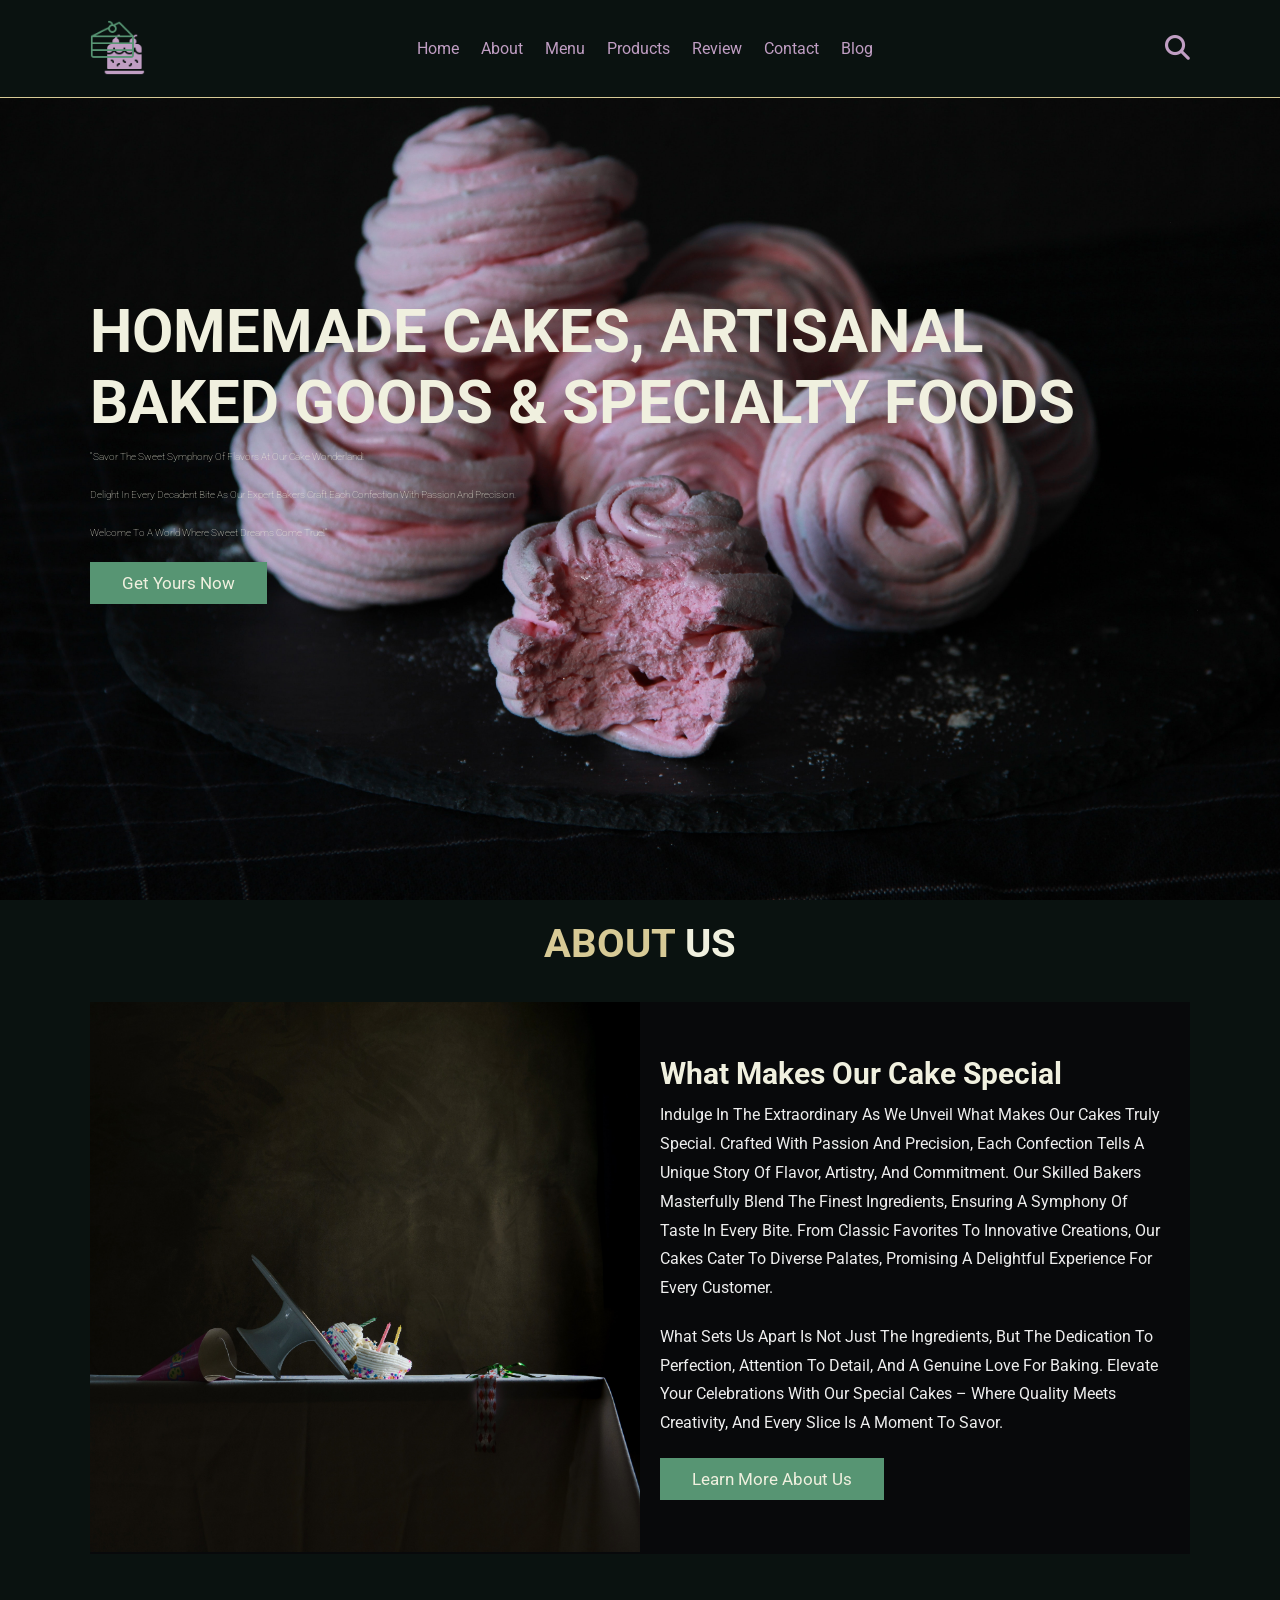
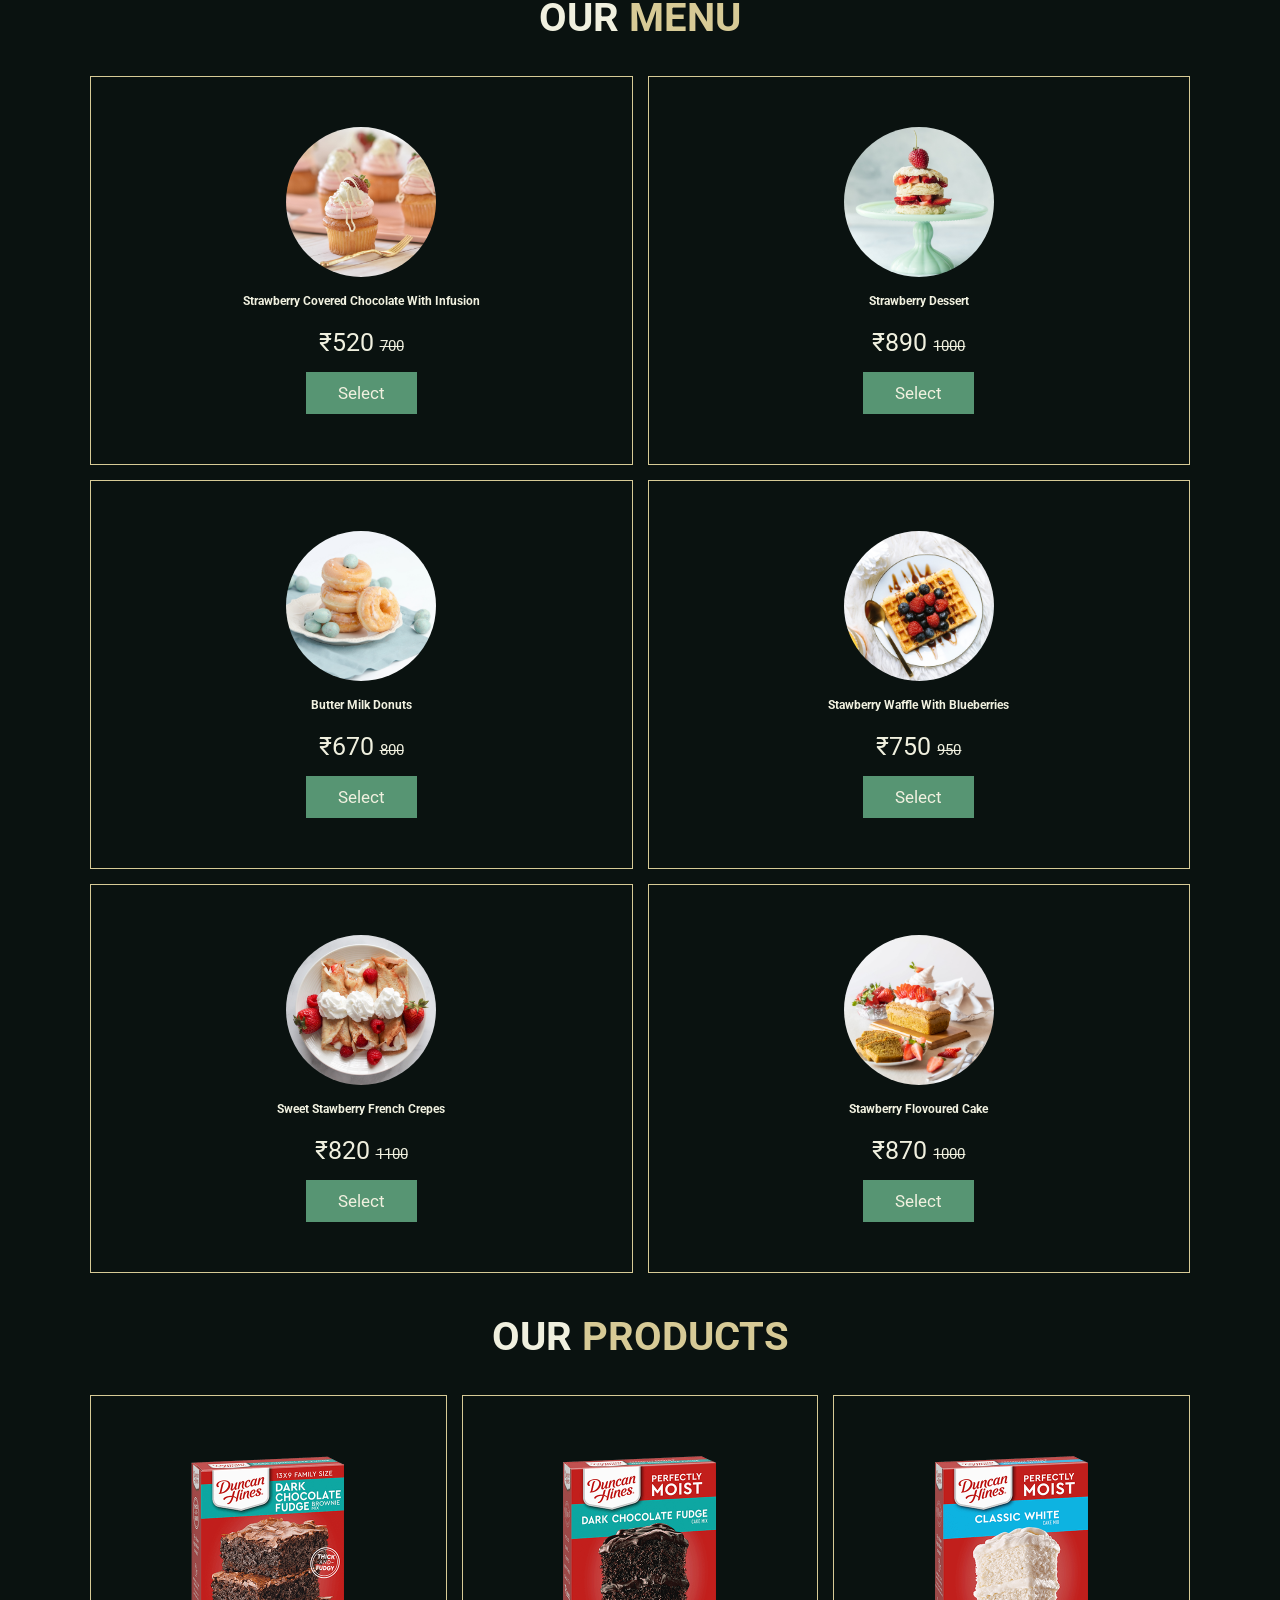
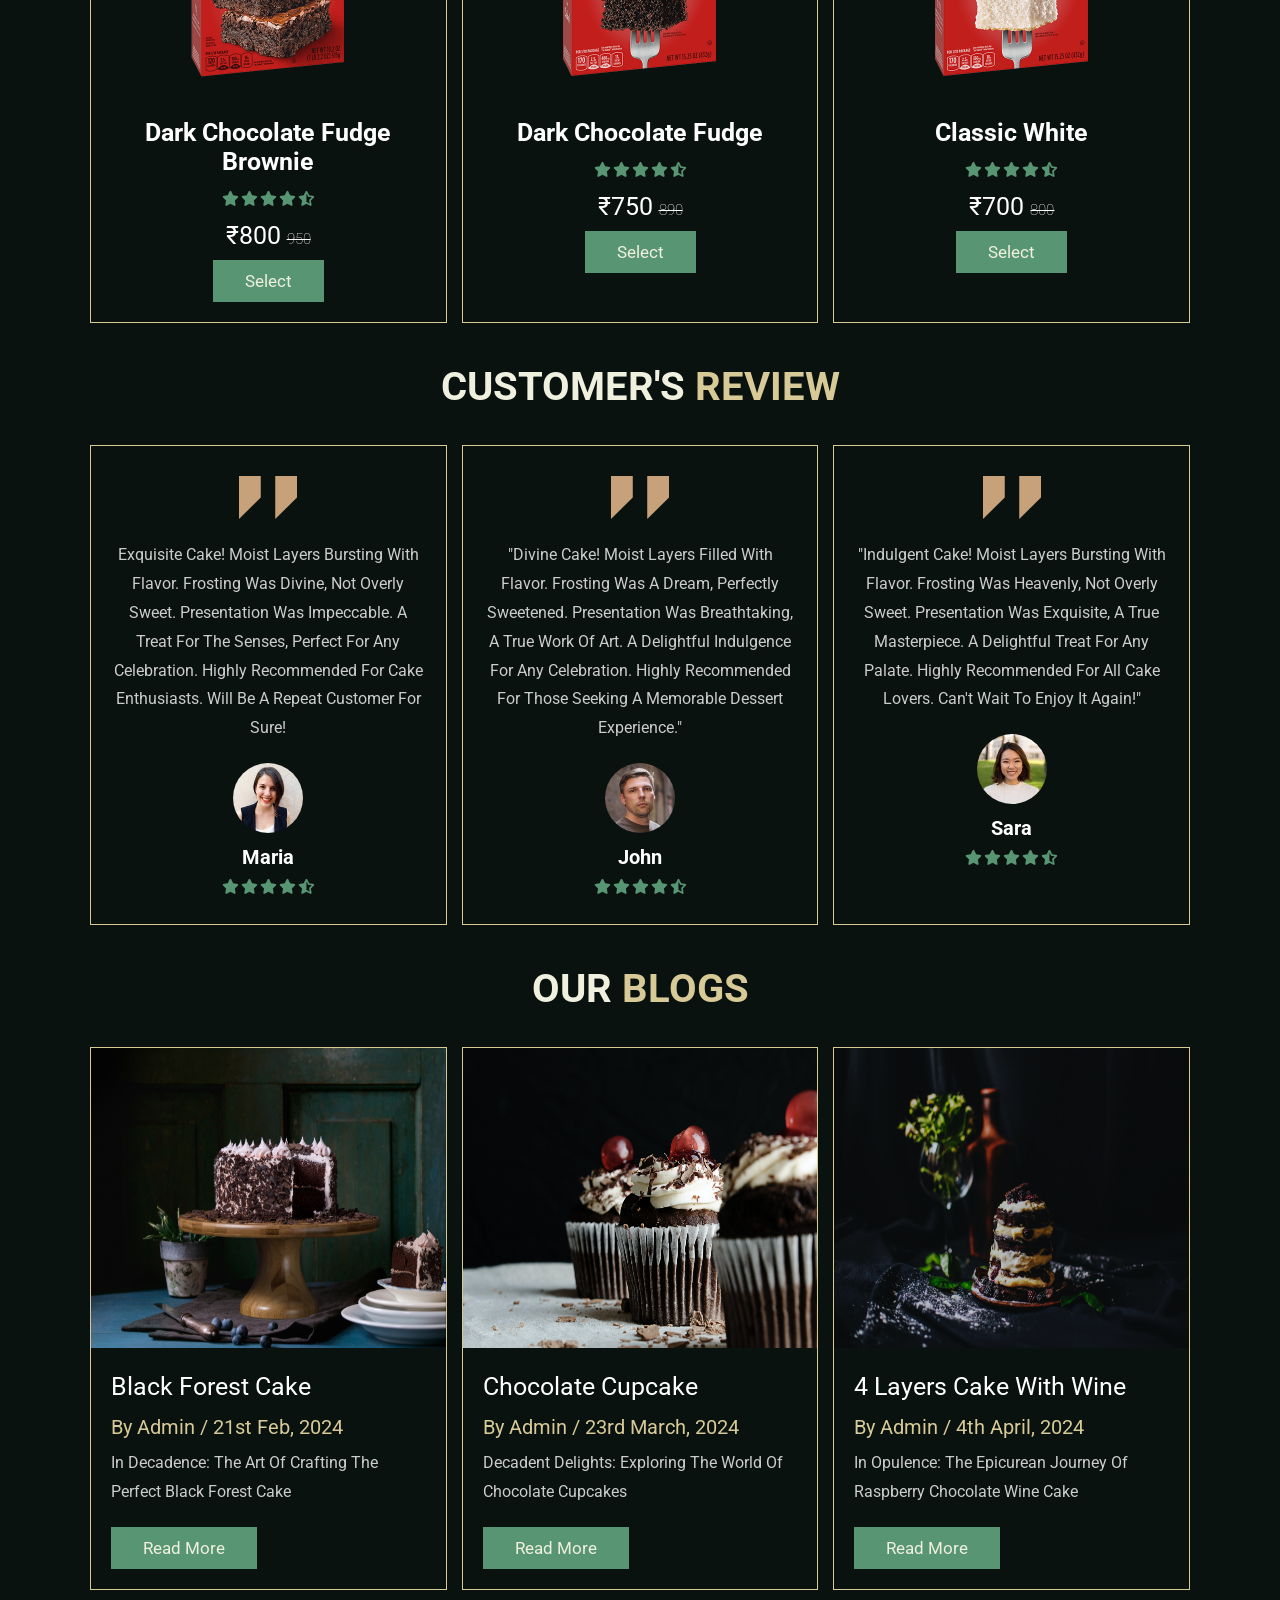
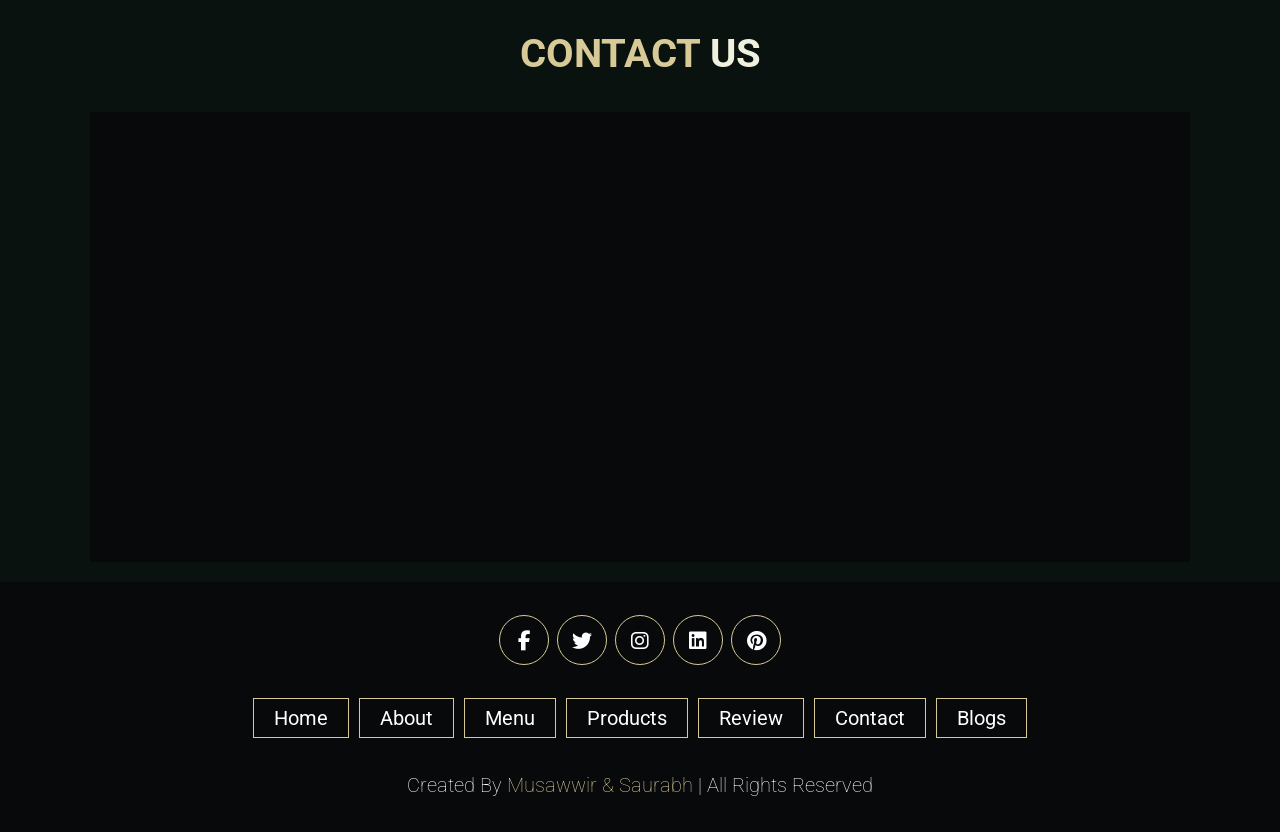
<file: index.html>
<!DOCTYPE html>
<html lang="en">
  <head>
    <meta charset="UTF-8" />
    <meta http-equiv="X-UA-Compatible" content="IE=edge" />
    <meta name="viewport" content="width=device-width, initial-scale=1.0" />
    <title>Cake Shop</title>

    <!-- Font awsome link -->
    <link
      rel="stylesheet"
      href="https://cdnjs.cloudflare.com/ajax/libs/font-awesome/6.1.2/css/all.min.css"
      integrity="sha512-1sCRPdkRXhBV2PBLUdRb4tMg1w2YPf37qatUFeS7zlBy7jJI8Lf4VHwWfZZfpXtYSLy85pkm9GaYVYMfw5BC1A=="
      crossorigin="anonymous"
      referrerpolicy="no-referrer"
    />
    <!-- CSS file link -->
    <link rel="stylesheet" href="cake.css" />
    <link rel="preconnect" href="https://fonts.googleapis.com" />
    <link rel="preconnect" href="https://fonts.gstatic.com" crossorigin />
    <link
      href="https://fonts.googleapis.com/css2?family=Roboto:wght@100;300;400;500;700&display=swap"
      rel="stylesheet"
    />
  </head>
  <body>
    <!-- Header starts here -->
    <header class="header">
      <a href="#" class="logo">
        <img src="images/icons8-cake-64.png" alt="" />
      </a>

      <nav class="navbar">
        <a href="#home">Home</a>
        <a href="#about">About</a>
        <a href="#menu">Menu</a>
        <a href="#products">Products</a>
        <a href="#review">Review</a>
        <a href="#contact">Contact</a>
        <a href="#blog">Blog</a>
      </nav>

      <div class="icons">
        <div class="fas fa-search" id="search-btn"></div>
        <div class="fas fa-bars" id="menu-btn"></div>
      </div>
      

      <div class="search-form">
        <input type="search" id="search-box" placeholder="search here..." />
        <label for="search-box" class="fas fa-search"></label>
      </div>
    </header>
    <!-- Header ends here -->

    <!-- Home section starts here -->

    <section class="home" id="home">
      <div class="content">
        <h3>Homemade Cakes, Artisanal Baked Goods & Specialty Foods</h3>
        <p>"Savor the Sweet Symphony of Flavors at Our Cake Wonderland!</p>
        <p>Delight in Every Decadent Bite as Our Expert Bakers Craft Each Confection with Passion and Precision.</p> 
        <p>Welcome to a World Where Sweet Dreams Come True!"</p>
        <a href="#menu" class="btn">get yours now</a>
      </div>
    </section>

    <!-- Home section ends here -->

    <!-- About section stars here -->

    <section class="about" id="about">
      <h1 class="heading"><span>about</span> us</h1>

      <div class="row">
        <div class="image">
          <img src="images/roseanna-smith-lAq8F7142Ik-unsplash.jpg" alt="" />
        </div>

        <div class="content">
          <h3>What makes our cake special</h3>
          <p>
            Indulge in the extraordinary as we unveil what makes our cakes truly special. Crafted with passion and precision, each confection tells a unique story of flavor, artistry, and commitment. 
            Our skilled bakers masterfully blend the finest ingredients, ensuring a symphony of taste in every bite. 
            From classic favorites to innovative creations, our cakes cater to diverse palates, promising a delightful experience for every customer. 
          </p>
          <p>
            What sets us apart is not just the ingredients, but the dedication to perfection, attention to detail, and a genuine love for baking. 
            Elevate your celebrations with our special cakes – where quality meets creativity, and every slice is a moment to savor.
          </p>
          <a href="about.html" class="btn">Learn more about us</a>
        </div>
      </div>
    </section>

    <!-- About section ends here -->

    <!-- Menu section starts here -->

    <section class="menu" id="menu">
      <h1 class="heading">our <span>menu</span></h1>

      <div class="box-container">
        <div class="box">
          <img src="images/deva-williamson-S2jw81lfrG0-unsplash.jpg" alt="" />
          <h3>Strawberry covered Chocolate with Infusion</h3>
          <div class="price">₹520 <span>700</span></div>
          <a href="cart.html" class="btn">select</a>
        </div>

        <div class="box">
          <img src="images/heather-barnes-hLOLcUwR0Y4-unsplash.jpg" alt="" />
          <h3>Strawberry Dessert</h3>
          <div class="price">₹890 <span>1000</span></div>
          <a href="cart.html" class="btn">select</a>
        </div>

        <div class="box">
          <img src="images/heather-ford-POM4KxWZcG8-unsplash.jpg" alt="" />
          <h3>Butter Milk Donuts</h3>
          <div class="price">₹670 <span>800</span></div>
          <a href="cart.html" class="btn">select</a>
        </div>

        <div class="box">
          <img src="images/humphrey-muleba-jABXuTS1azc-unsplash.jpg" alt="" />
          <h3>Stawberry Waffle with Blueberries</h3>
          <div class="price">₹750 <span>950</span></div>
          <a href="cart.html" class="btn">select</a>
        </div>

        <div class="box">
          <img src="images/joyful-vT5xrj3z1OE-unsplash.jpg" alt="" />
          <h3>Sweet Stawberry French Crepes</h3>
          <div class="price">₹820 <span>1100</span></div>
          <a href="cart.html" class="btn">select</a>
        </div>

        <div class="box">
          <img src="images/massimo-adami-mtut50xOeC4-unsplash.jpg" alt="" />
          <h3>Stawberry Flovoured Cake</h3>
          <div class="price">₹870 <span>1000</span></div>
          <a href="cart.html" class="btn">select</a>
        </div>
      </div>
    </section>

    <!-- Menu section ends here -->

    <!-- Products section starts here -->

    <section class="products" id="products">
      <h1 class="heading">our <span>products</span></h1>

      <div class="box-container">
        <div class="box">
          <div class="icons">
          </div>
          <div class="image">
            <img src="images/aa4239e32994e18ae91078f7e1a0eacf.png" alt="" />
          </div>
          <div class="content">
            <h3>dark chocolate fudge brownie</h3>
            <div class="stars">
              <i class="fas fa-star"></i>
              <i class="fas fa-star"></i>
              <i class="fas fa-star"></i>
              <i class="fas fa-star"></i>
              <i class="fas fa-star-half-alt"></i>
            </div>
            <div class="price">₹800 <span>950</span></div>
            <a href="cart.html" class="btn">select</a>
          </div>
        </div>

        <div class="box">
          <div class="icons">
          </div>
          <div class="image">
            <img src="images/classic-dark-chocolate-fudge-40610.png" alt="" />
          </div>
          <div class="content">
            <h3>dark chocolate fudge</h3>
            <div class="stars">
              <i class="fas fa-star"></i>
              <i class="fas fa-star"></i>
              <i class="fas fa-star"></i>
              <i class="fas fa-star"></i>
              <i class="fas fa-star-half-alt"></i>
            </div>
            <div class="price">₹750 <span>890</span></div>
            <a href="cart.html" class="btn">select</a>
          </div>
        </div>

        <div class="box">
          <div class="icons">
          </div>
          <div class="image">
            <img src="images/classic-white-cake-mix-75310.webp" alt="" />
          </div>
          <div class="content">
            <h3>classic white</h3>
            <div class="stars">
              <i class="fas fa-star"></i>
              <i class="fas fa-star"></i>
              <i class="fas fa-star"></i>
              <i class="fas fa-star"></i>
              <i class="fas fa-star-half-alt"></i>
            </div>
            <div class="price">₹700 <span>800</span></div>
            <a href="cart.html" class="btn">select</a>
          </div>
        </div>
      </div>
    </section>

    <!-- Products section ends here -->

    <!-- Review section starts here -->

    <section class="review" id="review">
      <h1 class="heading">customer's <span>review</span></h1>

      <div class="box-container">
        <div class="box">
          <img src="images/quote-img.png" alt="" class="quote" />
          <p>
            Exquisite cake! Moist layers bursting with flavor. Frosting was divine, not overly sweet. 
            Presentation was impeccable. A treat for the senses, perfect for any celebration. 
            Highly recommended for cake enthusiasts. Will be a repeat customer for sure!
          </p>
          <img src="images/26.jpg" alt="" class="user" />
          <h3>Maria</h3>
          <div class="stars">
            <i class="fas fa-star"></i>
            <i class="fas fa-star"></i>
            <i class="fas fa-star"></i>
            <i class="fas fa-star"></i>
            <i class="fas fa-star-half-alt"></i>
          </div>
        </div>

        <div class="box">
          <img src="images/quote-img.png" alt="" class="quote" />
          <p>
            "Divine cake! Moist layers filled with flavor. Frosting was a dream, perfectly sweetened. 
            Presentation was breathtaking, a true work of art. A delightful indulgence for any celebration. 
            Highly recommended for those seeking a memorable dessert experience."
          </p>
          <img src="images/36.jpg" alt="" class="user" />
          <h3>John</h3>
          <div class="stars">
            <i class="fas fa-star"></i>
            <i class="fas fa-star"></i>
            <i class="fas fa-star"></i>
            <i class="fas fa-star"></i>
            <i class="fas fa-star-half-alt"></i>
          </div>
        </div>

        <div class="box">
          <img src="images/quote-img.png" alt="" class="quote" />
          <p>
            "Indulgent cake! Moist layers bursting with flavor. Frosting was heavenly, not overly sweet. 
            Presentation was exquisite, a true masterpiece. A delightful treat for any palate. 
            Highly recommended for all cake lovers. Can't wait to enjoy it again!"
          </p>
          <img src="images/90.jpg" alt="" class="user" />
          <h3>Sara</h3>
          <div class="stars">
            <i class="fas fa-star"></i>
            <i class="fas fa-star"></i>
            <i class="fas fa-star"></i>
            <i class="fas fa-star"></i>
            <i class="fas fa-star-half-alt"></i>
          </div>
        </div>
      </div>
    </section>

    <!-- Review section ends here -->

    <!-- Blog section starts here -->

    <section class="blogs" id="blog">
      <h1 class="heading">our <span>blogs</span></h1>

      <div class="box-container">
        <div class="box">
          <div class="image">
            <img src="images/jacob-schwartz-enVg_Vtsw1c-unsplash.jpg" alt="" />
          </div>
          <div class="content">
            <a class="title">Black Forest Cake</a>
            <span>by admin / 21st Feb, 2024</span>
            <p>
              In Decadence: The Art of Crafting the Perfect Black Forest Cake
            </p>
            <a href="blog.html" class="btn">read more</a>
          </div>
        </div>

        <div class="box">
          <div class="image">
            <img src="images/michaela-baum-VnM6_liIRJ0-unsplash.jpg" alt="" />
          </div>
          <div class="content">
            <a class="title">Chocolate cupcake</a>
            <span>by admin / 23rd March, 2024</span>
            <p>
              Decadent Delights: Exploring the World of Chocolate Cupcakes
            </p>
            <a href="blog.html" class="btn">read more</a>
          </div>
        </div>

        <div class="box">
          <div class="image">
            <img src="images/olenka-kotyk-9x-PwjxC0Z8-unsplash.jpg" alt="" />
          </div>
          <div class="content">
            <a class="title">4 Layers Cake with Wine</a>
            <span>by admin / 4th April, 2024</span>
            <p>
              In Opulence: The Epicurean Journey of Raspberry Chocolate Wine Cake
            </p>
            <a href="blog.html" class="btn">read more</a>
          </div>
        </div>
      </div>
    </section>

    <!-- Blog section ends here -->

     <!-- Contact section ends here -->

     <section class="contact" id="contact">
      <h1 class="heading"><span>contact</span> us</h1>

      <div class="row">
        <iframe
        class="map"
        src="https://www.google.com/maps/embed?pb=!1m18!1m12!1m3!1d3780.7499336257374!2d73.80634549999999!3d18.6303141!2m3!1f0!2f0!3f0!3m2!1i1024!2i768!4f13.1!3m3!1m2!1s0x3bc2b911849d49ab%3A0xf0ee662a57461a8c!2sS.N.B.P%20COLLEGE%20OF%20ARTS%2CCOMMERCE%2C%20SCIENCE%20AND%20MANAGEMENT%20STUDIES!5e0!3m2!1sen!2sin!4v1710229792625!5m2!1sen!2sin" 
        width="500" 
        height="450" 
        style="border:0; filter: invert(90%);" 
        allowfullscreen="" 
        loading="lazy" 
        referrerpolicy="no-referrer-when-downgrade">
    </iframe>
    
    </section>

    <!-- Contact section ends here -->

    <!-- Footer section starts here -->

    <section class="footer">
      <div class="share">
        <a href="https://www.facebook.com/profile.php?id=100039830480313" class="fab fa-facebook-f"></a>
        <a href="https://twitter.com/Musawwir77" class="fab fa-twitter"></a>
        <a href="https://www.instagram.com/mus4wwir/?hl=en" class="fab fa-instagram"></a>
        <a href="https://www.linkedin.com/in/abdul-musawwir-~-scriptingsensei/" class="fab fa-linkedin"></a>
        <a href="https://in.pinterest.com/amusawwir31/" class="fab fa-pinterest"></a>
      </div>

      <div class="links">
        <a href="#home">home</a>
        <a href="#about">about</a>
        <a href="#menu">menu</a>
        <a href="#products">products</a>
        <a href="#review">review</a>
        <a href="#contact">contact</a>
        <a href="#blogs">blogs</a>
      </div>

      <div class="credit">
        created by <span>Musawwir & Saurabh</span> | all rights reserved
      </div>
    </section>

    <!-- Footer section ends here -->

    <!--JS file link  -->
    <script src="cart.js"></script>
  </body>
</html>
</file>
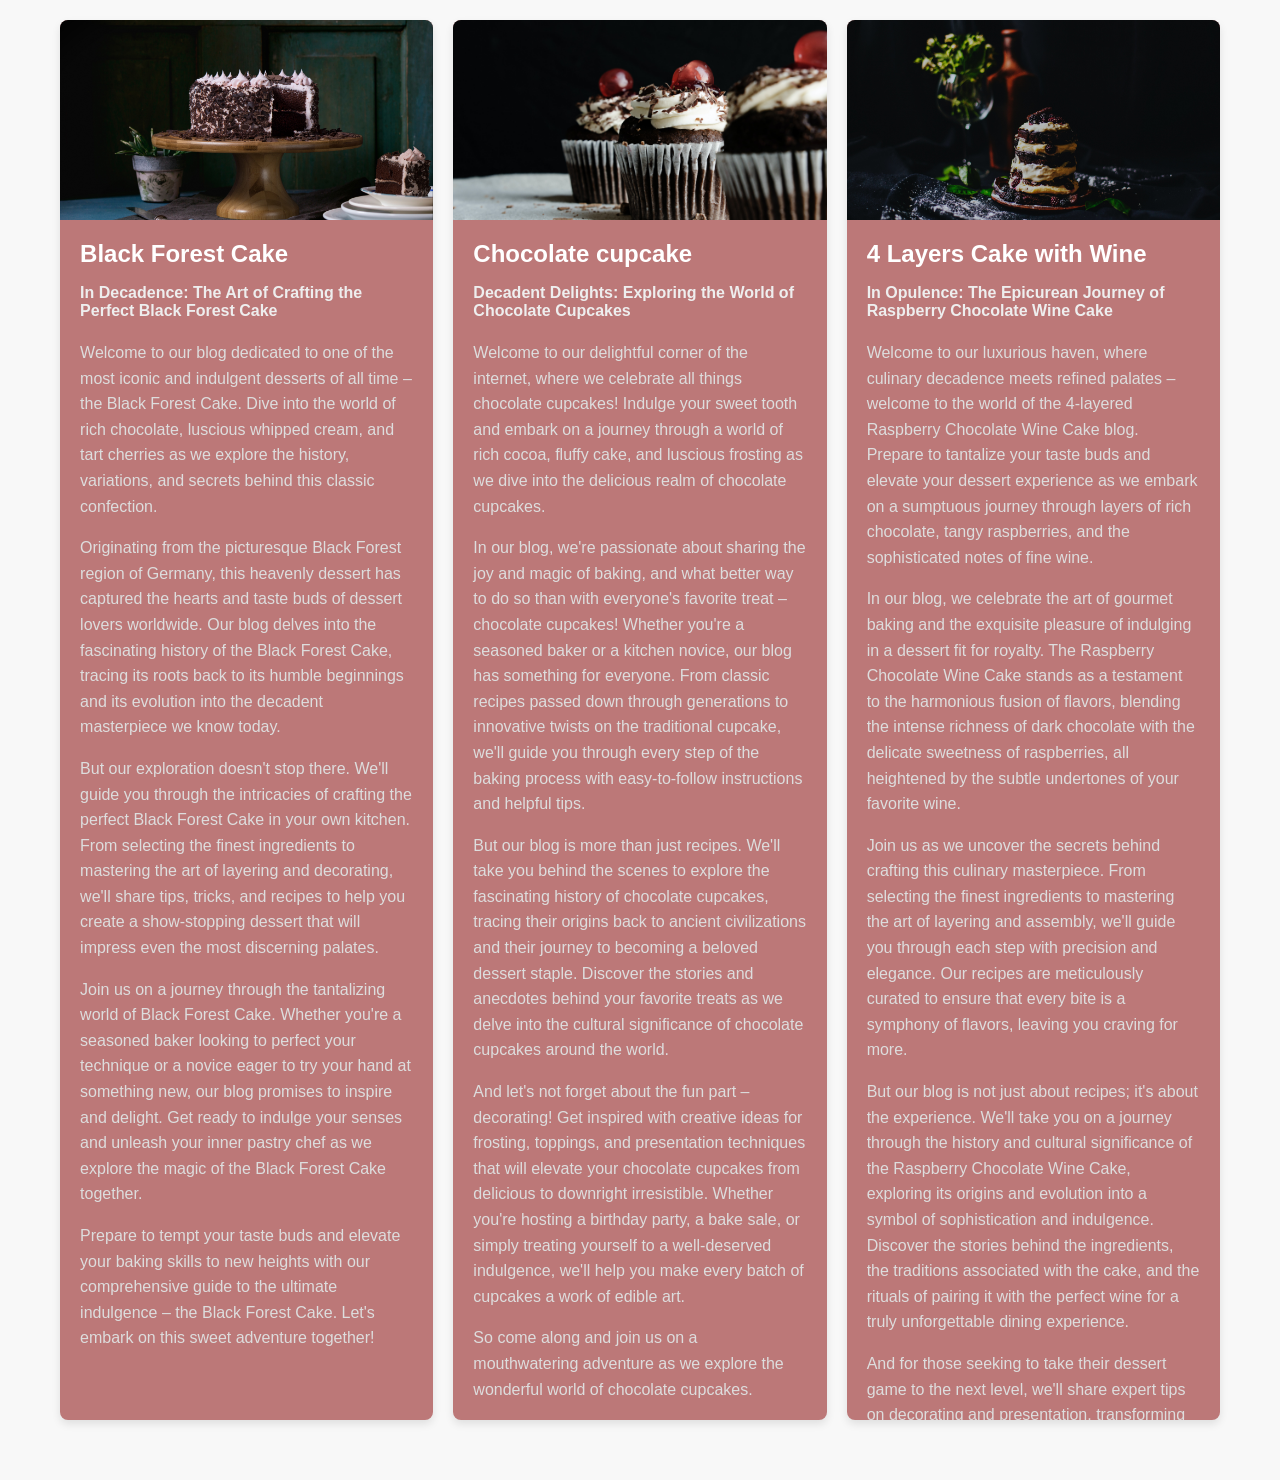
<file: blog.html>
<!DOCTYPE html>
<html lang="en">
<head>
<meta charset="UTF-8">
<meta name="viewport" content="width=device-width, initial-scale=1.0">
<title>Three Blogs</title>
<style>
  body {
    font-family: 'Segoe UI', Tahoma, Geneva, Verdana, sans-serif;
    background-color: #f8f8f8;
    margin: 0;
    padding: 20px;
    display: flex;
    justify-content: center;
    align-items: center;
    gap: 20px;
    flex-wrap: wrap;
    min-height: 100vh;
  }

  .blog-card {
    background-color: #bc7878;
    border-radius: 8px;
    box-shadow: 0 4px 8px rgba(0, 0, 0, 0.1);
    width: calc(33.33% - 40px);
    max-width: 400px;
    height: 1400px;
    overflow: hidden;
    transition: transform 0.3s ease;
    position: relative;
    display: flex; /* Added */
    flex-direction: column; /* Added */
    margin-bottom: 40px; /* Added */
  }

  .blog-card::before {
    content: '';
    position: absolute;
    top: 0;
    left: 0;
    width: 100%;
    height: 100%;
    background: linear-gradient(180deg, rgba(0, 0, 0, 0) 0%, rgba(0, 0, 0, 0.7) 100%);
    opacity: 0;
    transition: opacity 0.3s ease;
    z-index: 1;
  }

  .blog-card:hover::before {
    opacity: 1;
  }

  .blog-card img {
    width: 100%;
    height: 200px;
    object-fit: cover;
    transition: transform 0.3s ease;
    z-index: 0;
  }

  .blog-card:hover img {
    transform: scale(1.1);
  }

  .blog-card .content {
    padding: 20px;
    position: relative;
    z-index: 1;
    flex-grow: 1; /* Added */
  }

  .blog-card h2 {
    margin-top: 0;
    font-size: 24px;
    color: #fff;
    transition: color 0.3s ease;
    margin-bottom: 10px;
  }

  .blog-card:hover h2 {
    color: #810606;
  }

  .blog-card h3 {
    font-size: 16px;
    color: #eee;
    margin-bottom: 20px;
  }

  .blog-card p {
    line-height: 1.6;
    color: #ddd;
  }
</style>
</head>
<body>

<div class="blog-card">
  <img src="images/jacob-schwartz-enVg_Vtsw1c-unsplash.jpg" alt="Blog Image 1">
  <div class="content">
    <h2>Black Forest Cake</h2>
    <h3>In Decadence: The Art of Crafting the Perfect Black Forest Cake</h3>
    <p>Welcome to our blog dedicated to one of the most iconic and indulgent desserts of all time – the Black Forest Cake. Dive into the world of rich chocolate, luscious whipped cream, and tart cherries as we explore the history, variations, and secrets behind this classic confection.</p>
    <p>Originating from the picturesque Black Forest region of Germany, this heavenly dessert has captured the hearts and taste buds of dessert lovers worldwide. Our blog delves into the fascinating history of the Black Forest Cake, tracing its roots back to its humble beginnings and its evolution into the decadent masterpiece we know today.</p>
    <p>But our exploration doesn't stop there. We'll guide you through the intricacies of crafting the perfect Black Forest Cake in your own kitchen. From selecting the finest ingredients to mastering the art of layering and decorating, we'll share tips, tricks, and recipes to help you create a show-stopping dessert that will impress even the most discerning palates.</p>
    <p>Join us on a journey through the tantalizing world of Black Forest Cake. Whether you're a seasoned baker looking to perfect your technique or a novice eager to try your hand at something new, our blog promises to inspire and delight. Get ready to indulge your senses and unleash your inner pastry chef as we explore the magic of the Black Forest Cake together.</p>
    <p>Prepare to tempt your taste buds and elevate your baking skills to new heights with our comprehensive guide to the ultimate indulgence – the Black Forest Cake. Let's embark on this sweet adventure together!</p>
  </div>
</div>

<div class="blog-card">
  <img src="images/michaela-baum-VnM6_liIRJ0-unsplash.jpg" alt="Blog Image 2">
  <div class="content">
    <h2>Chocolate cupcake</h2>
    <h3>Decadent Delights: Exploring the World of Chocolate Cupcakes</h3>
    <p>Welcome to our delightful corner of the internet, where we celebrate all things chocolate cupcakes! Indulge your sweet tooth and embark on a journey through a world of rich cocoa, fluffy cake, and luscious frosting as we dive into the delicious realm of chocolate cupcakes.</p>
    <p>In our blog, we're passionate about sharing the joy and magic of baking, and what better way to do so than with everyone's favorite treat – chocolate cupcakes! Whether you're a seasoned baker or a kitchen novice, our blog has something for everyone. From classic recipes passed down through generations to innovative twists on the traditional cupcake, we'll guide you through every step of the baking process with easy-to-follow instructions and helpful tips.</P>
    <P>But our blog is more than just recipes. We'll take you behind the scenes to explore the fascinating history of chocolate cupcakes, tracing their origins back to ancient civilizations and their journey to becoming a beloved dessert staple. Discover the stories and anecdotes behind your favorite treats as we delve into the cultural significance of chocolate cupcakes around the world.</P>
    <p>And let's not forget about the fun part – decorating! Get inspired with creative ideas for frosting, toppings, and presentation techniques that will elevate your chocolate cupcakes from delicious to downright irresistible. Whether you're hosting a birthday party, a bake sale, or simply treating yourself to a well-deserved indulgence, we'll help you make every batch of cupcakes a work of edible art.</P>
    <p>So come along and join us on a mouthwatering adventure as we explore the wonderful world of chocolate cupcakes.</p>
  </div>
</div>

<div class="blog-card">
  <img src="images/olenka-kotyk-9x-PwjxC0Z8-unsplash.jpg" alt="Blog Image 3">
  <div class="content">
    <h2>4 Layers Cake with Wine</h2>
    <h3>In Opulence: The Epicurean Journey of Raspberry Chocolate Wine Cake</h3>
    <p>Welcome to our luxurious haven, where culinary decadence meets refined palates – welcome to the world of the 4-layered Raspberry Chocolate Wine Cake blog. Prepare to tantalize your taste buds and elevate your dessert experience as we embark on a sumptuous journey through layers of rich chocolate, tangy raspberries, and the sophisticated notes of fine wine.</p>
    <p>In our blog, we celebrate the art of gourmet baking and the exquisite pleasure of indulging in a dessert fit for royalty. The Raspberry Chocolate Wine Cake stands as a testament to the harmonious fusion of flavors, blending the intense richness of dark chocolate with the delicate sweetness of raspberries, all heightened by the subtle undertones of your favorite wine.</p>
    <p>Join us as we uncover the secrets behind crafting this culinary masterpiece. From selecting the finest ingredients to mastering the art of layering and assembly, we'll guide you through each step with precision and elegance. Our recipes are meticulously curated to ensure that every bite is a symphony of flavors, leaving you craving for more.</p>
    <p>But our blog is not just about recipes; it's about the experience. We'll take you on a journey through the history and cultural significance of the Raspberry Chocolate Wine Cake, exploring its origins and evolution into a symbol of sophistication and indulgence. Discover the stories behind the ingredients, the traditions associated with the cake, and the rituals of pairing it with the perfect wine for a truly unforgettable dining experience.</p>
    <p>And for those seeking to take their dessert game to the next level, we'll share expert tips on decorating and presentation, transforming your Raspberry Chocolate Wine Cake into a work of art that's as stunning to behold as it is delicious to devour.</p>
  </div>
</div>

</body>
</html>
</file>
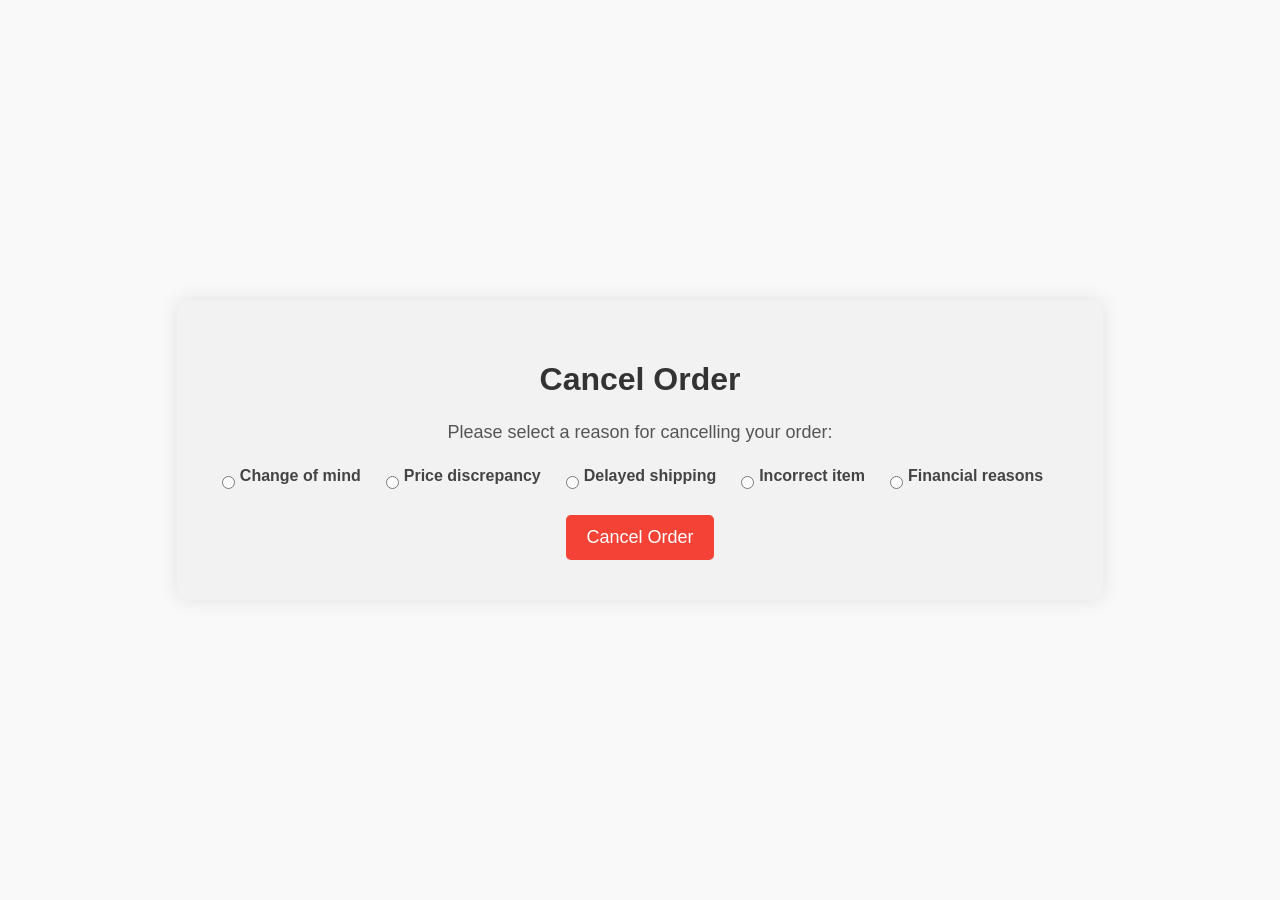
<file: cancel.html>
<!DOCTYPE html>
<html lang="en">
<head>
    <meta charset="UTF-8">
    <meta name="viewport" content="width=device-width, initial-scale=1.0">
    <title>Cancel Order</title>
    <style>
        body {
            font-family: 'Segoe UI', Tahoma, Geneva, Verdana, sans-serif;
            margin: 0;
            padding: 0;
            background-color: #f9f9f9;
            display: flex;
            justify-content: center;
            align-items: center;
            height: 100vh;
        }
        .container {
            background-color: #f2f2f2;
            padding: 40px;
            border-radius: 10px;
            box-shadow: 0 0 20px rgba(0, 0, 0, 0.1);
            text-align: center;
        }
        h1 {
            color: #333;
            margin-bottom: 20px;
            font-size: 32px;
        }
        p {
            color: #555;
            font-size: 18px;
            line-height: 1.6;
            margin-bottom: 20px;
        }
        label {
            display: block;
            margin-bottom: 10px;
            font-weight: bold;
        }
        .reason-options {
            display: flex;
            justify-content: center;
            margin-bottom: 20px;
        }
        .reason-option {
            margin-right: 20px;
            display: flex;
            align-items: center;
            color: #444;
        }
        .reason-option input[type="radio"] {
            margin-right: 5px;
        }
        input[type="text"],
        textarea {
            width: 100%;
            padding: 10px;
            margin-bottom: 20px;
            border-radius: 5px;
            border: 1px solid #ccc;
            box-sizing: border-box;
            font-size: 16px;
        }
        input[type="submit"] {
            background-color: #f44336;
            color: white;
            border: none;
            border-radius: 5px;
            padding: 12px 20px;
            cursor: pointer;
            font-size: 18px;
            transition: background-color 0.3s;
        }
        input[type="submit"]:hover {
            background-color: #d32f2f;
        }
        .success-message {
            color: #4CAF50;
            margin-top: 20px;
            font-size: 20px;
        }
        .btn-yes {
            background-color: #4CAF50;
            color: white;
            border: none;
            border-radius: 5px;
            padding: 12px 20px;
            cursor: pointer;
            font-size: 18px;
            transition: background-color 0.3s;
            margin-top: 20px;
        }
        .btn-yes:hover {
            background-color: #45a049;
        }
    </style>
</head>
<body>
    <div class="container">
        <h1>Cancel Order</h1>
        <form id="cancelForm">
            <p>Please select a reason for cancelling your order:</p>
            <div class="reason-options">
                <div class="reason-option">
                    <input type="radio" id="changeOfMind" name="reason" value="Change of mind">
                    <label for="changeOfMind">Change of mind</label>
                </div>
                <div class="reason-option">
                    <input type="radio" id="priceDiscrepancy" name="reason" value="Price discrepancy">
                    <label for="priceDiscrepancy">Price discrepancy</label>
                </div>
                <div class="reason-option">
                    <input type="radio" id="delayedShipping" name="reason" value="Delayed shipping">
                    <label for="delayedShipping">Delayed shipping</label>
                </div>
                <div class="reason-option">
                    <input type="radio" id="incorrectItem" name="reason" value="Incorrect item">
                    <label for="incorrectItem">Incorrect item</label>
                </div>
                <div class="reason-option">
                    <input type="radio" id="financialReasons" name="reason" value="Financial reasons">
                    <label for="financialReasons">Financial reasons</label>
                </div>
            </div>
            <input type="submit" value="Cancel Order">
        </form>
        <div id="successMessage" class="success-message" style="display: none;">
            Your order is successfully cancelled. Your refund will be processed in 3 - 5 hours.
            <br>
            <button class="btn-yes" onclick="orderAgain()">Ok</button>
            <p>Order from us again to experience great products and services!</p>
        </div>
    </div>

    <script>
        function orderAgain() {
            alert("Order again from us.");
        }

        document.getElementById("cancelForm").addEventListener("submit", function(event) {
            event.preventDefault();
            var successMessage = document.getElementById("successMessage");
            successMessage.style.display = "block";
        });
    </script>
</body>
</html>
</file>
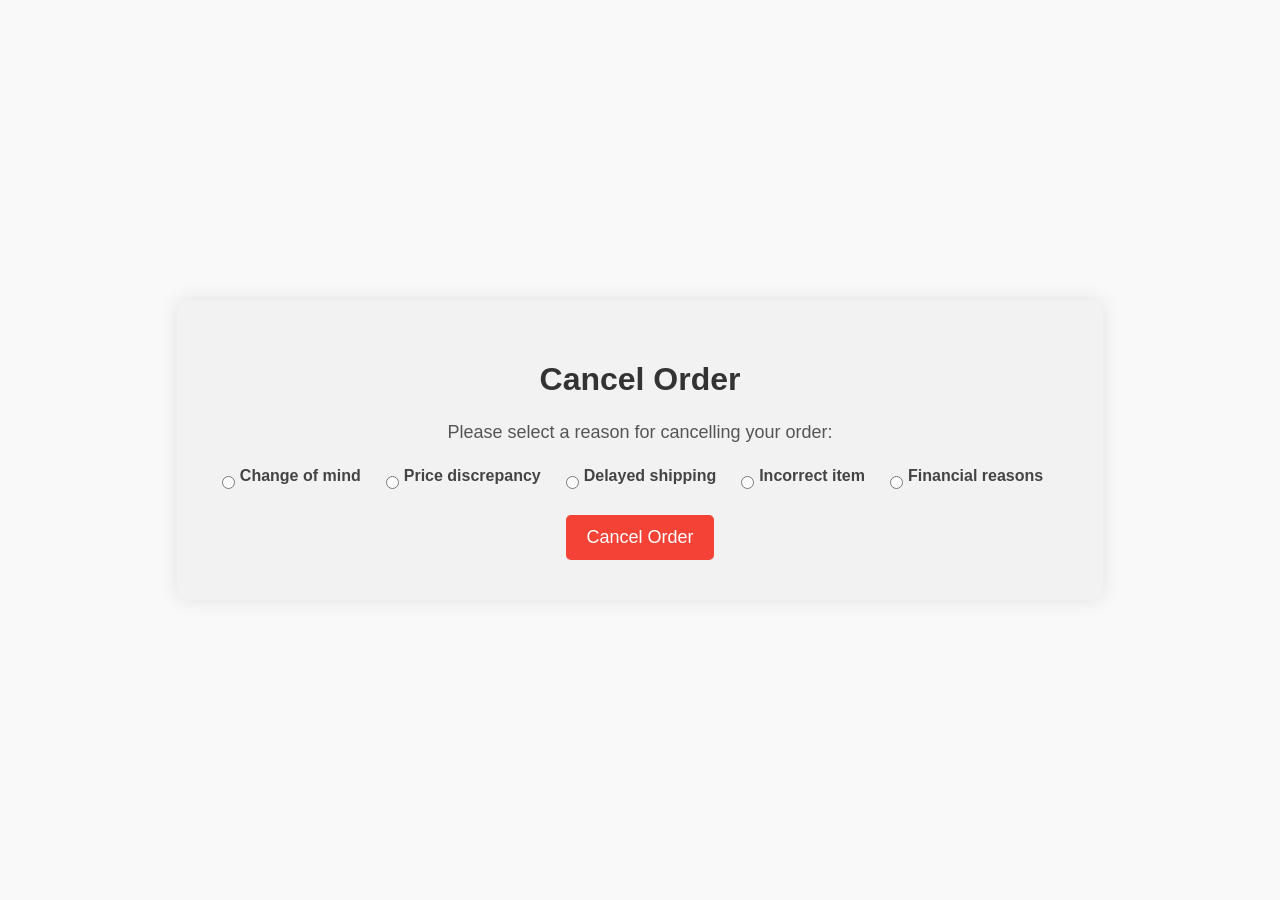
<file: cancel1.html>
<!DOCTYPE html>
<html lang="en">
<head>
    <meta charset="UTF-8">
    <meta name="viewport" content="width=device-width, initial-scale=1.0">
    <title>Cancel Order</title>
    <style>
        body {
            font-family: 'Segoe UI', Tahoma, Geneva, Verdana, sans-serif;
            margin: 0;
            padding: 0;
            background-color: #f9f9f9;
            display: flex;
            justify-content: center;
            align-items: center;
            height: 100vh;
        }
        .container {
            background-color: #f2f2f2;
            padding: 40px;
            border-radius: 10px;
            box-shadow: 0 0 20px rgba(0, 0, 0, 0.1);
            text-align: center;
        }
        h1 {
            color: #333;
            margin-bottom: 20px;
            font-size: 32px;
        }
        p {
            color: #555;
            font-size: 18px;
            line-height: 1.6;
            margin-bottom: 20px;
        }
        label {
            display: block;
            margin-bottom: 10px;
            font-weight: bold;
        }
        .reason-options {
            display: flex;
            justify-content: center;
            margin-bottom: 20px;
        }
        .reason-option {
            margin-right: 20px;
            display: flex;
            align-items: center;
            color: #444;
        }
        .reason-option input[type="radio"] {
            margin-right: 5px;
        }
        input[type="text"],
        textarea {
            width: 100%;
            padding: 10px;
            margin-bottom: 20px;
            border-radius: 5px;
            border: 1px solid #ccc;
            box-sizing: border-box;
            font-size: 16px;
        }
        input[type="submit"] {
            background-color: #f44336;
            color: white;
            border: none;
            border-radius: 5px;
            padding: 12px 20px;
            cursor: pointer;
            font-size: 18px;
            transition: background-color 0.3s;
        }
        input[type="submit"]:hover {
            background-color: #d32f2f;
        }
        .success-message {
            color: #4CAF50;
            margin-top: 20px;
            font-size: 20px;
        }
        .btn-yes {
            background-color: #4CAF50;
            color: white;
            border: none;
            border-radius: 5px;
            padding: 12px 20px;
            cursor: pointer;
            font-size: 18px;
            transition: background-color 0.3s;
            margin-top: 20px;
        }
        .btn-yes:hover {
            background-color: #45a049;
        }
    </style>
</head>
<body>
    <div class="container">
        <h1>Cancel Order</h1>
        <form id="cancelForm">
            <p>Please select a reason for cancelling your order:</p>
            <div class="reason-options">
                <div class="reason-option">
                    <input type="radio" id="changeOfMind" name="reason" value="Change of mind">
                    <label for="changeOfMind">Change of mind</label>
                </div>
                <div class="reason-option">
                    <input type="radio" id="priceDiscrepancy" name="reason" value="Price discrepancy">
                    <label for="priceDiscrepancy">Price discrepancy</label>
                </div>
                <div class="reason-option">
                    <input type="radio" id="delayedShipping" name="reason" value="Delayed shipping">
                    <label for="delayedShipping">Delayed shipping</label>
                </div>
                <div class="reason-option">
                    <input type="radio" id="incorrectItem" name="reason" value="Incorrect item">
                    <label for="incorrectItem">Incorrect item</label>
                </div>
                <div class="reason-option">
                    <input type="radio" id="financialReasons" name="reason" value="Financial reasons">
                    <label for="financialReasons">Financial reasons</label>
                </div>
            </div>
            <input type="submit" value="Cancel Order">
        </form>
        <div id="successMessage" class="success-message" style="display: none;">
            <p>Order cancelled</p>
            <button class="btn-yes" onclick="orderAgain()">Ok</button>
            <p>Order from us again to experience great products and services!</p>
        </div>
    </div>

    <script>
        function orderAgain() {
            alert("Order again from us.");
        }

        document.getElementById("cancelForm").addEventListener("submit", function(event) {
            event.preventDefault();
            var successMessage = document.getElementById("successMessage");
            successMessage.style.display = "block";
        });
    </script>
</body>
</html>
</file>
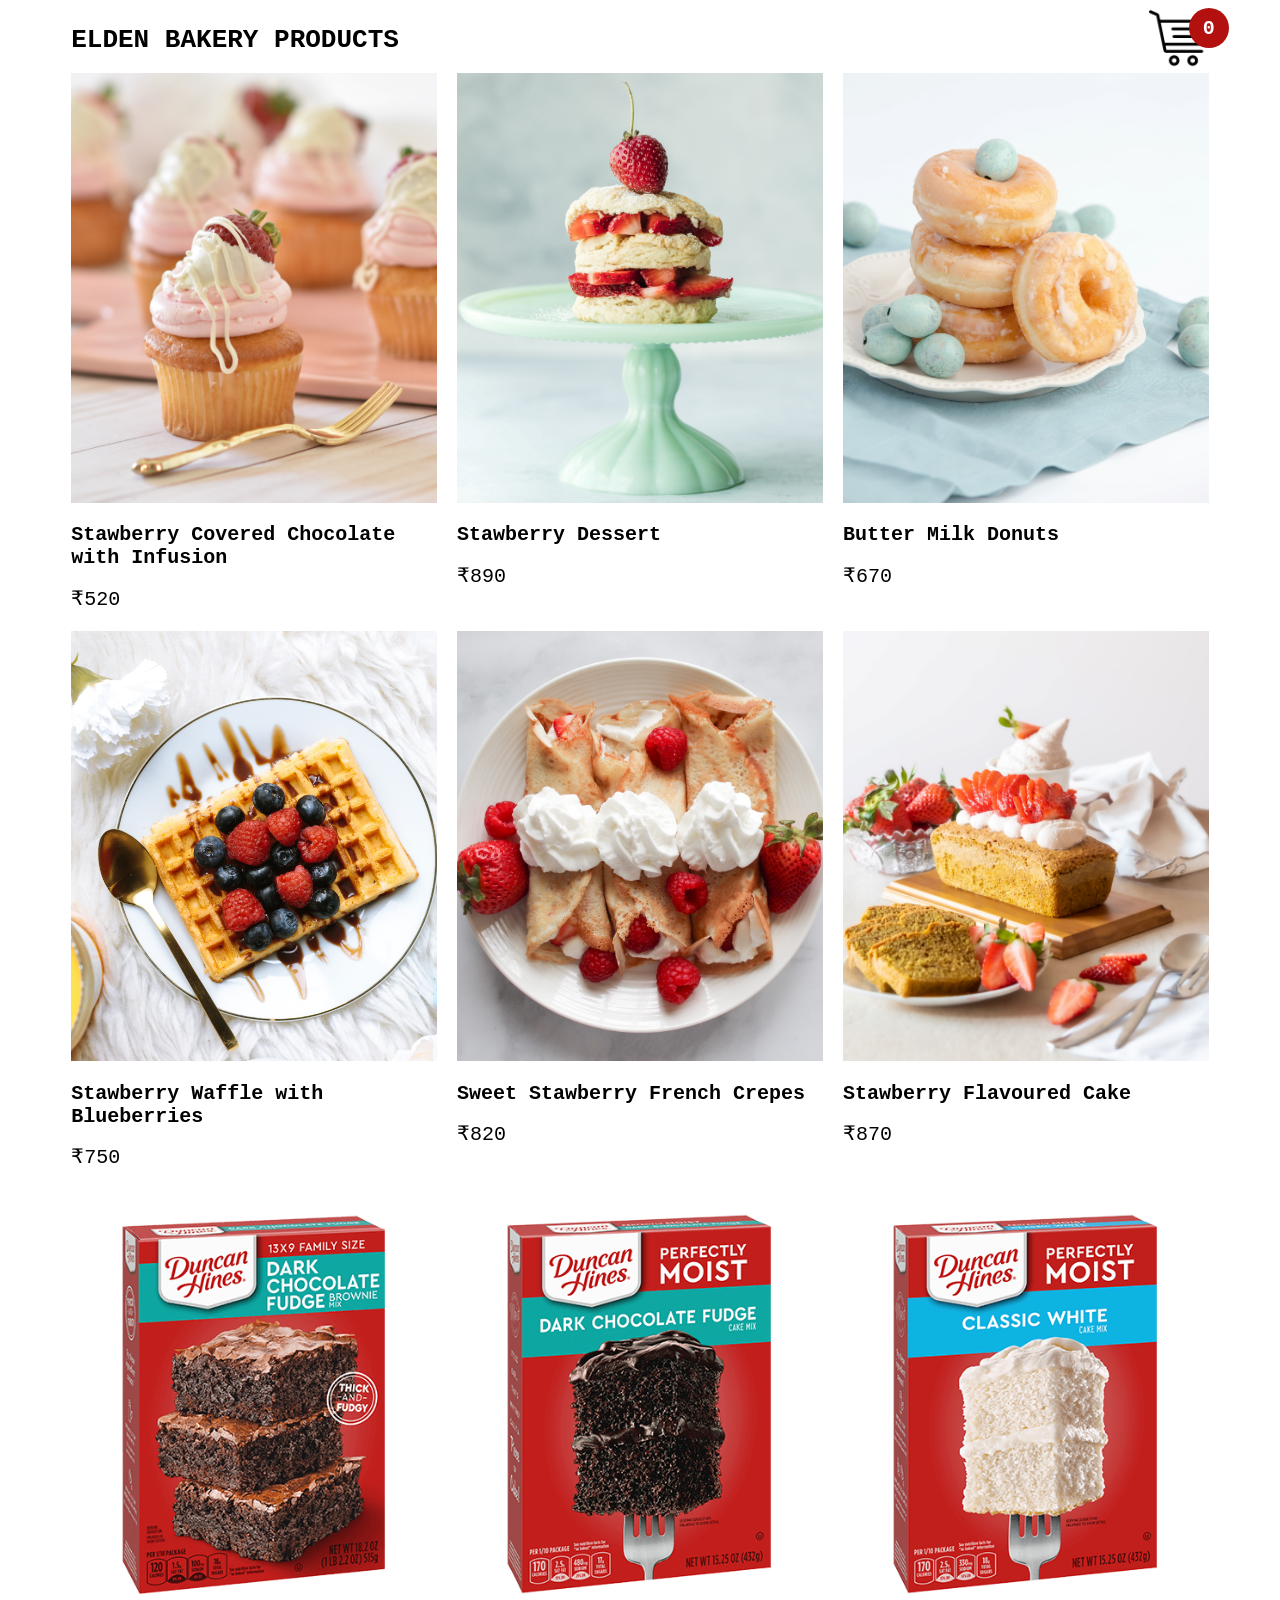
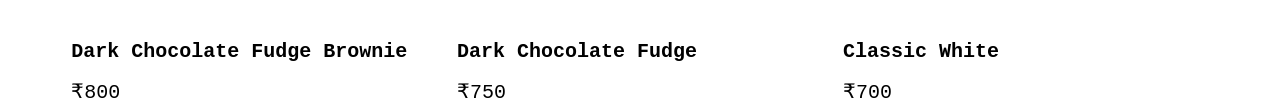
<file: cart.html>
<!DOCTYPE html>
<html lang="en">
<head>
    <meta charset="UTF-8">
    <meta name="viewport" content="width=device-width, initial-scale=1.0">
    <title>Document</title>
    <link rel="stylesheet" href="style.css">
</head>
<body>

    <div class="container">
        <header>
            <h1>ELDEN BAKERY PRODUCTS</h1>
            <div class="iconCart">
                <img src="icon.png">
                <div class="totalQuantity">0</div>
            </div>
        </header>

        <div class="listProduct">

            <div class="item">
                <img src="images/about-img.jpeg" alt="">
                <h2>CoPilot / Black / Automatic</h2>
                <div class="price">₹550</div> <!-- Replaced $ with ₹ -->
                <button>Add To Cart</button>
            </div>

        </div>
    </div>

    <div class="cart">
        <h2>
            CART
        </h2>

        <div class="listCart">


            <div class="item">
                <img src="images/deva-williamson-S2jw81lfrG0-unsplash.jpg">
                <div class="content">
                    <div class="name">CoPilot / Black / Automatic</div>
                    <div class="price">₹550 / 1 product</div> <!-- Replaced $ with ₹ -->
                </div>
                <div class="quantity">
                    <button>-</button>
                    <span class="value">3</span>
                    <button>+</button>
                </div>
            </div>


        </div>

        <div class="buttons">
            <div class="close">
                CLOSE
            </div>
            <div class="checkout">
                <a href="checkout.html">CHECKOUT</a>
            </div>
        </div>
    </div>


    <script src="app.js"></script>

</body>
</html>
</file>
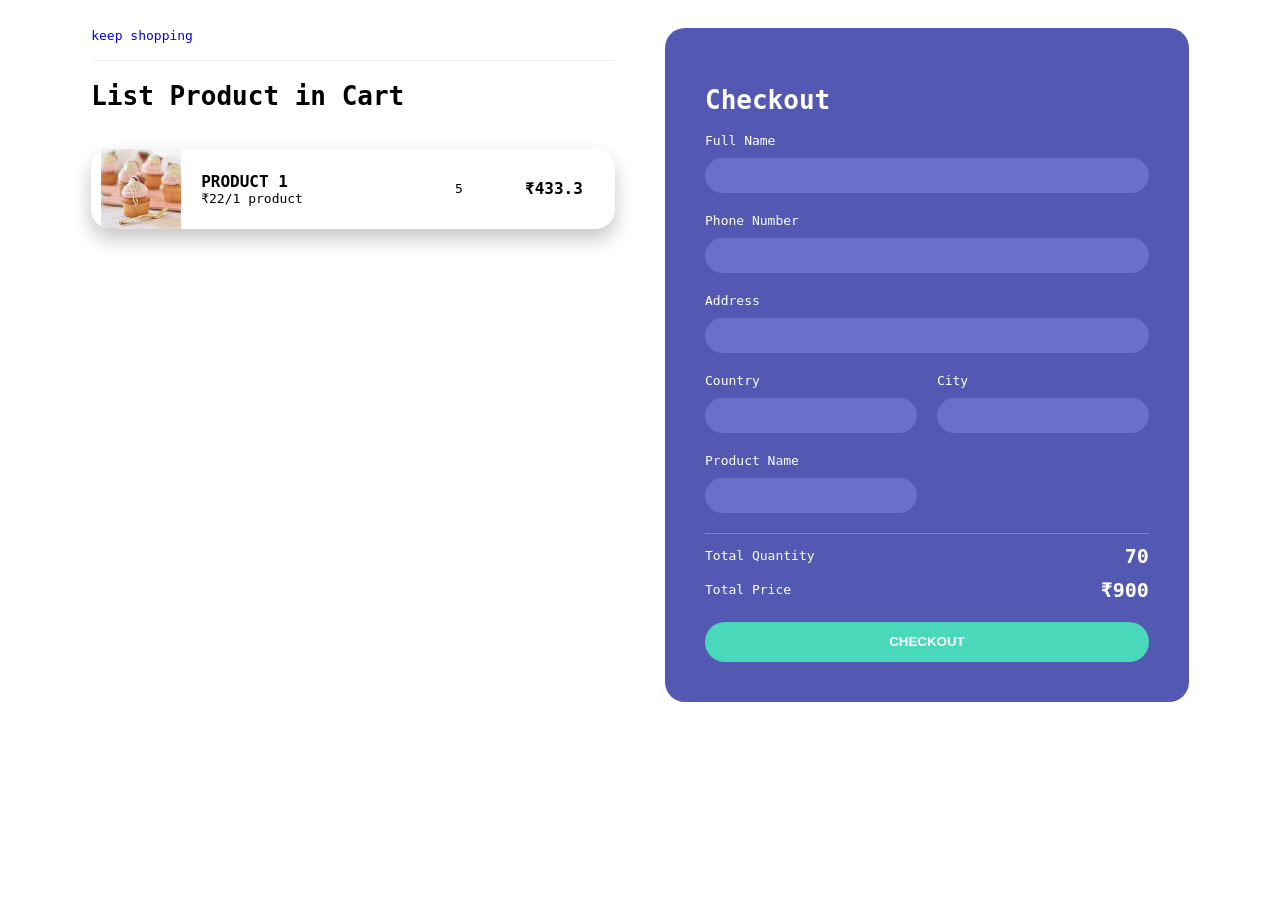
<file: checkout.html>
<!DOCTYPE html>
<html lang="en">
<head>
    <meta charset="UTF-8">
    <meta name="viewport" content="width=device-width, initial-scale=1.0">
    <title>Document</title>
</head>
<body>
    
</body>
</html>
<html lang="en">
<head>
    <meta charset="UTF-8">
    <meta name="viewport" content="width=device-width, initial-scale=1.0">
    <title>Document</title>
    <link rel="stylesheet" href="style.css">
</head>
<body>
    
<div class="container">
    <div class="checkoutLayout">
        <div class="returnCart">
            <a href="cart.html">keep shopping</a>
            <h1>List Product in Cart</h1>
            <div class="list">

                <div class="item">
                    <img src="images/deva-williamson-S2jw81lfrG0-unsplash.jpg">
                    <div class="info">
                        <div class="name">PRODUCT 1</div>
                        <div class="price">₹22/1 product</div> <!-- Replaced $ with ₹ -->
                    </div>
                    <div class="quantity">5</div>
                    <div class="returnPrice">₹433.3</div> <!-- Replaced $ with ₹ -->
                </div>

            </div>
        </div>


        <div class="right">

            <h1>Checkout</h1>
             <form action="check.php" method="post">
            <div class="form">
                <div class="group">
                    <label for="name">Full Name</label>
                    <input type="text" name="name" id="name">
                </div>
    
                <div class="group">
                    <label for="phone">Phone Number</label>
                    <input type="text" name="phone" id="phone">
                </div>
    
                <div class="group">
                    <label for="address">Address</label>
                    <input type="text" name="address" id="address">
                </div>
    
                <div class="group">
                    <label for="country">Country</label>
                    <input type="text" name="country" id="country">
                </div>
    
                <div class="group">
                    <label for="city">City</label>
                    <input type="text" name="city" id="city">
                </div>

                <div class="group">
                    <label for="product">Product Name</label>
                    <input type="text" name="product" id="product">
                </div>
                
            </div>
            <div class="return">
                <div class="row">
                    <div>Total Quantity</div>
                    <div class="totalQuantity">70</div>
                </div>
                <div class="row">
                    <div>Total Price</div>
                    <div class="totalPrice">₹900</div> <!-- Replaced $ with ₹ -->
                </div>
            </div>
            <a href="payment.html"><button class="buttonCheckout">CHECKOUT</button></a>
            </div>
    </div>
</div>


<script src="checkout.js"></script>

</body>
</html>
</file>
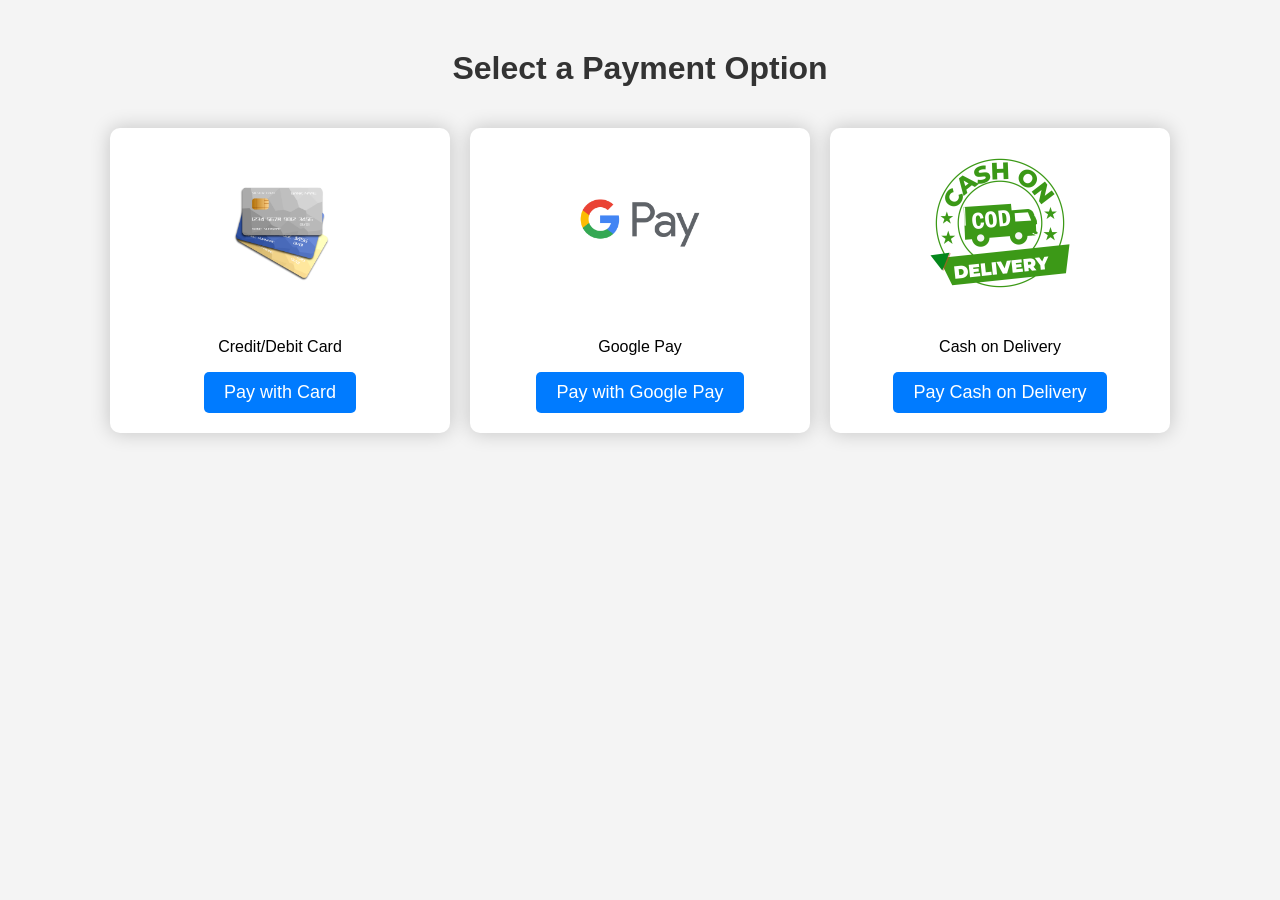
<file: payment.html>
<!DOCTYPE html>
<html lang="en">
<head>
<meta charset="UTF-8">
<meta name="viewport" content="width=device-width, initial-scale=1.0">
<title>Payment Options</title>
<style>
  body {
    font-family: Arial, sans-serif;
    background-color: #f4f4f4;
    margin: 0;
    padding: 0;
  }
  
  .payment-options {
    display: flex;
    justify-content: center;
    gap: 20px;
    padding: 20px;
  }
  
  .payment-option {
    background-color: #fff;
    border-radius: 10px;
    padding: 20px;
    text-align: center;
    box-shadow: 0 0 20px rgba(0, 0, 0, 0.2);
    transition: transform 0.3s;
    position: relative;
    flex: 1; /* Equal width for all payment options */
    max-width: 300px; /* Increase max-width for better layout */
  }
  
  .payment-option:hover {
    transform: translateY(-10px) scale(1.05); /* Add scale effect on hover */
  }
  
  .payment-option img {
    max-width: 150px; /* Increase max-width for larger images */
    margin-bottom: 20px; /* Increase margin */
  }
  
  .payment-button {
    display: inline-block;
    background-color: #007bff;
    color: #fff;
    border: none;
    border-radius: 5px;
    padding: 10px 20px; /* Corrected padding */
    font-size: 18px; /* Increase font size */
    cursor: pointer;
    transition: background-color 0.3s;
    text-decoration: none; /* Remove underline */
}

.payment-button:hover {
    background-color: #0056b3;
}

/* Additional styles for responsiveness */
@media screen and (max-width: 768px) {
  .payment-options {
    flex-direction: column;
    align-items: center;
  }
}

/* Additional styles for better visual appearance */
h1 {
  text-align: center;
  margin-top: 50px;
  color: #333;
}
</style>
</head>
<body>

<h1>Select a Payment Option</h1>

<div class="payment-options">
  <div class="payment-option">
    <img src="images/card.png" alt="Credit/Debit Card">
    <p>Credit/Debit Card</p>
    <a href="card.html" class="payment-button">Pay with Card</a>
  </div>
  <div class="payment-option">
    <img src="images/google pay.png" alt="Google Pay">
    <p>Google Pay</p>
    <a href="barcode.html" class="payment-button">Pay with Google Pay</a>
  </div>
  <div class="payment-option">
    <img src="images/cash on delivery.png" alt="Cash on Delivery">
    <p>Cash on Delivery</p>
    <a href="thankyou1.html" class="payment-button">Pay Cash on Delivery</a>
  </div>
</div>


</body>
</html>
</file>
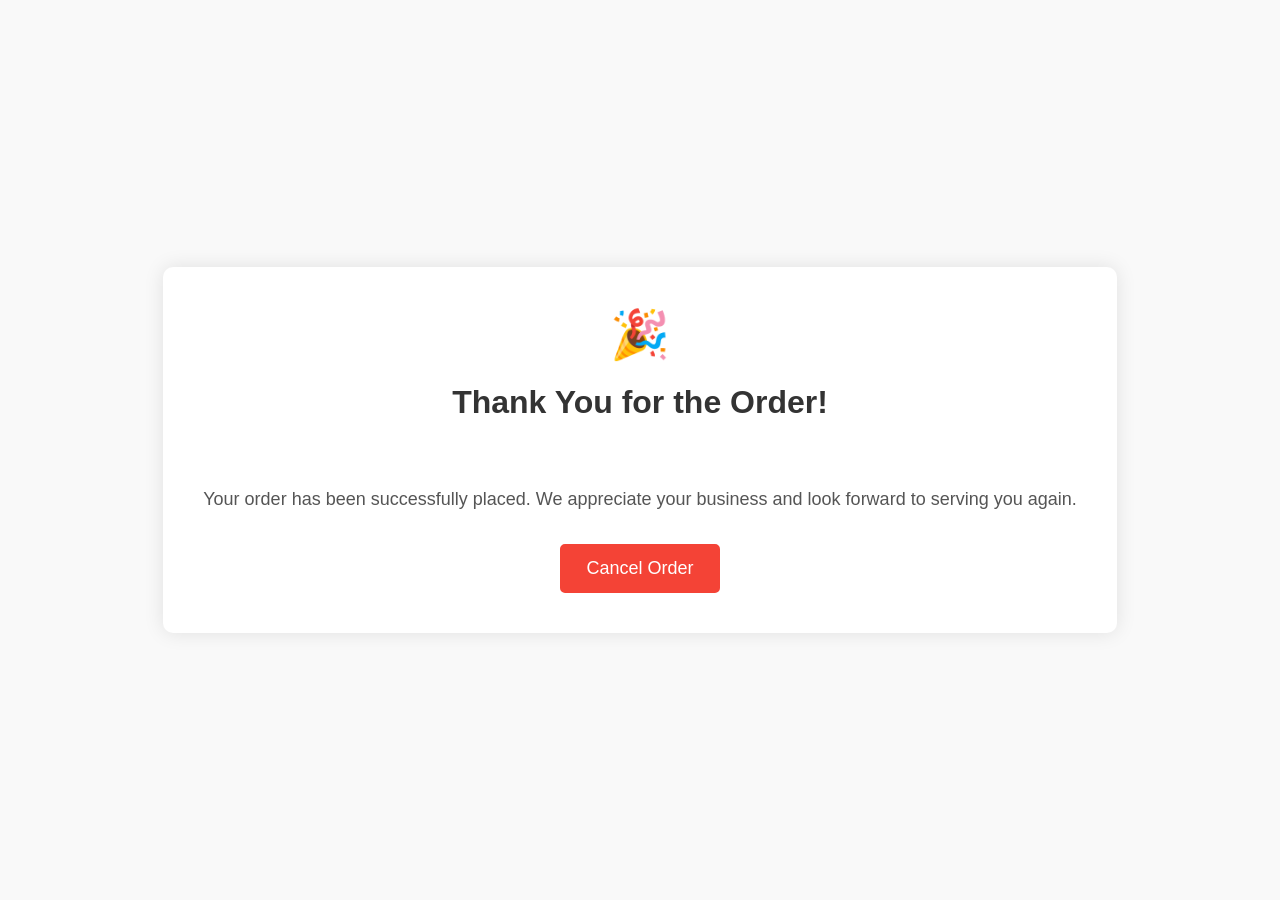
<file: thankyou.html>
<!DOCTYPE html>
<html lang="en">
<head>
    <meta charset="UTF-8">
    <meta name="viewport" content="width=device-width, initial-scale=1.0">
    <title>Thank You</title>
    <style>
        body {
            font-family: 'Segoe UI', Tahoma, Geneva, Verdana, sans-serif;
            margin: 0;
            padding: 0;
            background-color: #f9f9f9;
            display: flex;
            justify-content: center;
            align-items: center;
            height: 100vh;
        }
        .container {
            background-color: #fff;
            padding: 40px;
            border-radius: 10px;
            box-shadow: 0 0 20px rgba(0, 0, 0, 0.1);
            text-align: center;
        }
        h1 {
            color: #333;
            margin-bottom: 20px;
            font-size: 32px;
        }
        p {
            color: #555;
            font-size: 18px;
            line-height: 1.6;
            margin-bottom: 30px;
        }
        .emoji {
            font-size: 48px;
            margin-bottom: 20px;
        }
        .underline {
            border-bottom: 2px solid #4CAF50;
            display: inline-block;
            margin-bottom: 20px;
        }
        .btn {
            background-color: #4CAF50;
            color: white;
            padding: 12px 24px;
            border: 2px solid #4CAF50;
            border-radius: 5px;
            cursor: pointer;
            text-decoration: none;
            font-size: 18px;
            transition: background-color 0.3s, color 0.3s, border-color 0.3s;
            display: inline-block;
        }
        .btn:hover {
            background-color: #45a049;
            border-color: #45a049;
        }
        .btn-cancel {
            background-color: #f44336;
            border-color: #f44336;
        }
        .btn-cancel:hover {
            background-color: #d32f2f;
            border-color: #d32f2f;
        }
    </style>
</head>
<body>
    <div class="container">
        <span class="emoji">🎉</span>
        <h1>Thank You for the Order!</h1>
        <div class="underline"></div>
        <p>Your order has been successfully placed. We appreciate your business and look forward to serving you again.</p>
        <a href="cancel.html" class="btn btn-cancel">Cancel Order</a>
    </div>
</body>
</html>
</file>
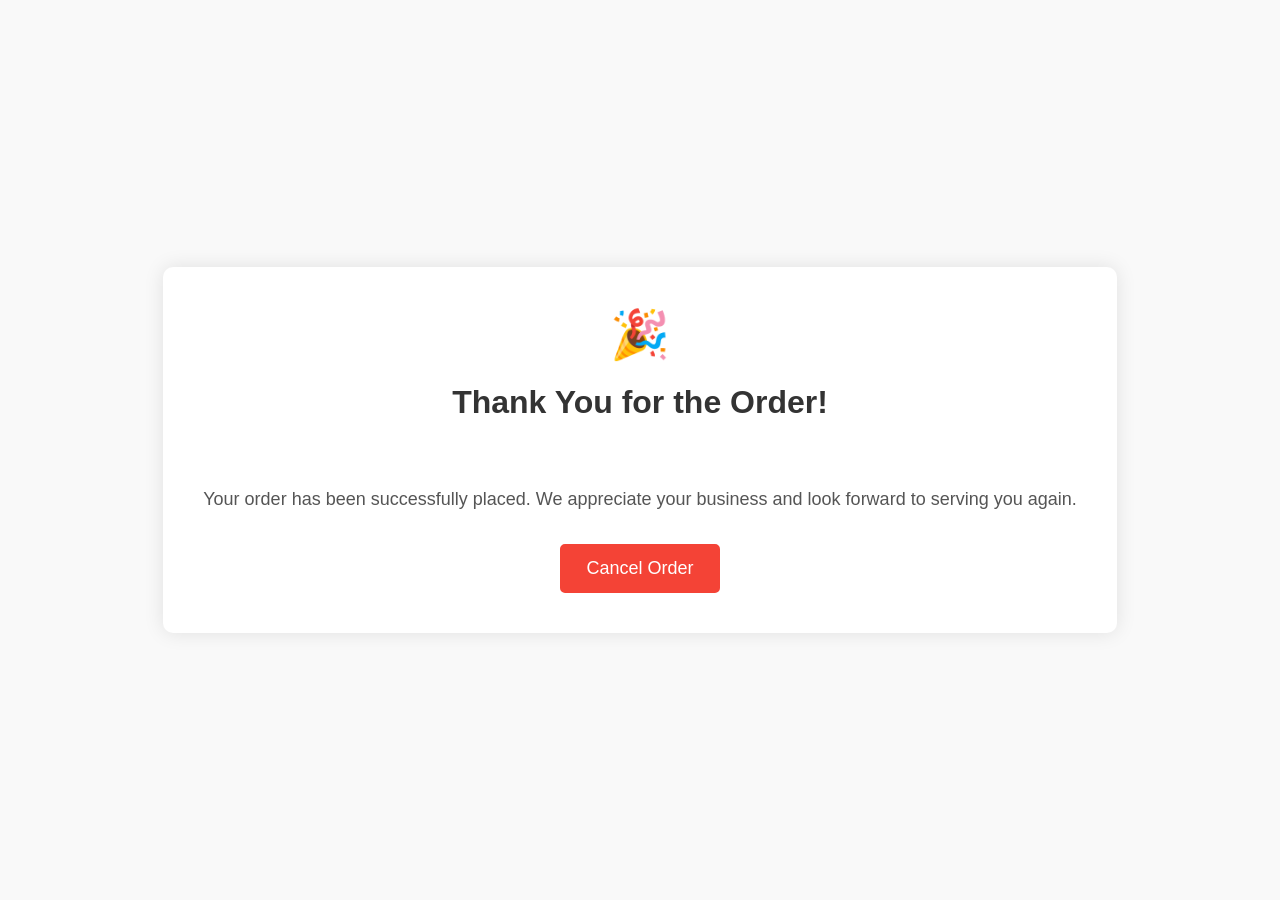
<file: thankyou1.html>
<!DOCTYPE html>
<html lang="en">
<head>
    <meta charset="UTF-8">
    <meta name="viewport" content="width=device-width, initial-scale=1.0">
    <title>Thank You</title>
    <style>
        body {
            font-family: 'Segoe UI', Tahoma, Geneva, Verdana, sans-serif;
            margin: 0;
            padding: 0;
            background-color: #f9f9f9;
            display: flex;
            justify-content: center;
            align-items: center;
            height: 100vh;
        }
        .container {
            background-color: #fff;
            padding: 40px;
            border-radius: 10px;
            box-shadow: 0 0 20px rgba(0, 0, 0, 0.1);
            text-align: center;
        }
        h1 {
            color: #333;
            margin-bottom: 20px;
            font-size: 32px;
        }
        p {
            color: #555;
            font-size: 18px;
            line-height: 1.6;
            margin-bottom: 30px;
        }
        .emoji {
            font-size: 48px;
            margin-bottom: 20px;
        }
        .underline {
            border-bottom: 2px solid #4CAF50;
            display: inline-block;
            margin-bottom: 20px;
        }
        .btn {
            background-color: #4CAF50;
            color: white;
            padding: 12px 24px;
            border: 2px solid #4CAF50;
            border-radius: 5px;
            cursor: pointer;
            text-decoration: none;
            font-size: 18px;
            transition: background-color 0.3s, color 0.3s, border-color 0.3s;
            display: inline-block;
        }
        .btn:hover {
            background-color: #45a049;
            border-color: #45a049;
        }
        .btn-cancel {
            background-color: #f44336;
            border-color: #f44336;
        }
        .btn-cancel:hover {
            background-color: #d32f2f;
            border-color: #d32f2f;
        }
    </style>
</head>
<body>
    <div class="container">
        <span class="emoji">🎉</span>
        <h1>Thank You for the Order!</h1>
        <div class="underline"></div>
        <p>Your order has been successfully placed. We appreciate your business and look forward to serving you again.</p>
        <a href="cancel1.html" class="btn btn-cancel">Cancel Order</a>
    </div>
</body>
</html>
</file>
<file: cake.css>
:root {
  --main-color: #579573;
  --bg: #0a1210;
  --black2: #08090b;
  --border: 0.1rem solid #d7ca96;
  --light: #c09ec3;
  --white: #f0f0df;
  --cream: #d7ca96;
  --black: #000000;
}

* {
  font-family: "Roboto", sans-serif;
  margin: 0;
  padding: 0;
  box-sizing: border-box;
  outline: none;
  border: none;
  text-decoration: none;
  text-transform: capitalize;
  transition: 0.2s linear;
}

html {
  font-size: 62.5%;
  overflow-x: hidden;
  scroll-padding-top: 9rem;
  scroll-behavior: smooth;
}

html::-webkit-scrollbar {
  width: 0.8rem;
}

html::-webkit-scrollbar-track {
  background: transparent;
}

html::-webkit-scrollbar-thumb {
  background-color: var(--light);
  border-radius: 5rem;
}

body {
  background: var(--bg);
}

section {
  padding: 2rem 7%;
}

.heading {
  text-align: center;
  color: var(--white);
  text-transform: uppercase;
  padding-bottom: 3.5rem;
  font-size: 4rem;
}

.heading span {
  color: var(--cream);
  text-transform: uppercase;
}

.btn {
  margin-top: 1rem;
  display: inline-block;
  padding: 0.9rem 3rem;
  font-size: 1.7rem;
  color: var(--white);
  background: var(--main-color);
  border: 2px solid var(--main-color);
  cursor: pointer;
}

.btn:hover {
  background: var(--light);
  color: var(--white);
  border: 2px solid var(--light);
}

.header {
  background: var(--bg);
  display: flex;
  align-items: center;
  justify-content: space-between;
  padding: 2rem 7%;
  border-bottom: var(--border);
  position: fixed;
  top: 0;
  left: 0;
  right: 0;
  z-index: 1000;
}

.header .logo img {
  height: 5.5rem;
}

.header .navbar a {
  margin: 0 1rem;
  font-size: 1.6rem;
  color: var(--light);
}

.header .navbar a:hover {
  color: var(--main-color);
  border-bottom: 0.1rem solid var(--main-color);
  padding-bottom: 0.5rem;
}

.header .icons div {
  color: var(--light);
  cursor: pointer;
  font-size: 2.5rem;
  margin-left: 2rem;
}

.header .icons div:hover {
  color: var(--main-color);
}

#menu-btn {
  display: none;
}

.header .search-form {
  position: absolute;
  top: 115%;
  right: 7%;
  background: var(--light);
  width: 50rem;
  height: 5rem;
  display: flex;
  align-items: center;
  transform: scaleY(0);
  transform-origin: top;
}

.header .search-form.active {
  transform: scaleY(1);
}

.header .search-form input {
  height: 100%;
  width: 100%;
  font-size: 1.6rem;
  background: var(--light);
  padding: 1rem;
  text-transform: none;
}

.header .search-form label {
  cursor: pointer;
  font-size: 2.2rem;
  margin-right: 1.5rem;
  color: var(--white);
}

.header .search-form label:hover {
  color: var(--main-color);
}

/* Home section style */

.home {
  min-height: 100vh;
  display: flex;
  align-items: center;
  background: url(images/yullina-d-y4JtxlVswBY-unsplash.jpg);
  background-size: cover;
  background-position: center;
}

.home .content {
  max-width: 100rem;
}

.home .content h3 {
  font-size: 6rem;
  text-transform: uppercase;
  color: var(--white);
}

.home .content p {
  font-size: 1rem;
  font-weight: lighter;
  line-height: 1.8;
  padding: 1rem 0;
  color: var(--white);
  max-width: 60rem;
}

/* About style */

.about .row {
  display: flex;
  align-items: center;
  background: var(--black2);
  flex-wrap: wrap;
}

.about .row .image {
  flex: 1 1 45rem;
}

.about .row .image img {
  width: 100%;
}

.about .row .content {
  flex: 1 1 45rem;
  padding: 2rem;
}

.about .row .content h3 {
  font-size: 3rem;
  color: var(--white);
}

.about .row .content p {
  font-size: 1.6rem;
  color: #eee;
  padding: 1rem 0;
  line-height: 1.8;
}

/* Menu style */

.menu .box-container {
  display: grid;
  grid-template-columns: repeat(auto-fit, minmax(40rem, 1fr));
  gap: 1.5rem;
}

.menu .box-container .box {
  padding: 5rem;
  text-align: center;
  border: var(--border);
}

.menu .box-container .box img {
  height: 15rem;
  border-radius: 50%;
}

.menu .box-container .box h3 {
  color: var(--white);
  margin: 1.5rem;
}

.menu .box-container .box .price {
  color: var(--white);
  font-size: 2.5rem;
  padding: 0.5rem 0;
}

.menu .box-container .box .price span {
  font-size: 1.5rem;
  text-decoration: line-through;
}

.menu .box-container .box:hover {
  background: var(--cream);
}

.menu .box-container .box:hover > * {
  color: var(--bg);
}

.products .box-container {
  display: grid;
  grid-template-columns: repeat(auto-fit, minmax(30rem, 1fr));
  gap: 1.5rem;
}

.products .box-container .box {
  text-align: center;
  border: var(--border);
  padding: 2rem;
}

.products .box-container .box .icons a {
  height: 5rem;
  width: 5rem;
  line-height: 5rem;
  font-size: 2rem;
  border: var(--border);
  color: #fff;
  margin: 0.3rem;
}

.products .box-container .box .icons a:hover {
  background: var(--cream);
  color: var(--bg);
}

.products .box-container .box .image {
  padding: 2.5rem 0;
}

.products .box-container .box .image img {
  height: 25rem;
}

.products .box-container .box .content h3 {
  color: #fff;
  font-size: 2.5rem;
}

.products .box-container .box .content .stars {
  padding: 1.5rem;
}

.products .box-container .box .content .stars i {
  font-size: 1.5rem;
  color: var(--main-color);
}

.products .box-container .box .content .price {
  color: #fff;
  font-size: 2.5rem;
}

.products .box-container .box .content .price span {
  text-decoration: line-through;
  font-weight: lighter;
  font-size: 1.5rem;
}

.review .box-container {
  display: grid;
  grid-template-columns: repeat(auto-fit, minmax(30rem, 1fr));
  gap: 1.5rem;
}

.review .box-container .box {
  border: var(--border);
  text-align: center;
  padding: 3rem 2rem;
}

.review .box-container .box p {
  font-size: 1.6rem;
  line-height: 1.8;
  color: #ccc;
  padding: 2rem 0;
}

.review .box-container .box .user {
  height: 7rem;
  width: 7rem;
  border-radius: 50%;
  object-fit: cover;
}

.review .box-container .box h3 {
  padding: 1rem 0;
  font-size: 2rem;
  color: #fff;
}

.review .box-container .box .stars i {
  font-size: 1.5rem;
  color: var(--main-color);
}

.contact .row {
  display: flex;
  background: var(--black2);
  flex-wrap: wrap;
  gap: 1rem;
}

.contact .row .map {
  flex: 1 1 45rem;
  width: 100%;
  object-fit: cover;
}

.contact .row form {
  flex: 1 1 45rem;
  padding: 5rem 2rem;
  text-align: center;
}

.contact .row form h3 {
  text-transform: uppercase;
  font-size: 3.5rem;
  color: #fff;
}

.contact .row form .inputBox {
  display: flex;
  align-items: center;
  margin-top: 2rem;
  margin-bottom: 2rem;
  background: var(--black);
  border: var(--border);
}

.contact .row form .inputBox span {
  color: #fff;
  font-size: 2rem;
  padding-left: 2rem;
}

.contact .row form .inputBox input {
  width: 100%;
  padding: 2rem;
  font-size: 1.7rem;
  color: #fff;
  text-transform: none;
  background: none;
}

.blogs .box-container {
  display: grid;
  grid-template-columns: repeat(auto-fit, minmax(30rem, 1fr));
  gap: 1.5rem;
}

.blogs .box-container .box {
  border: var(--border);
}

.blogs .box-container .box .image {
  height: 30rem;
  overflow: hidden;
  width: 100%;
}

.blogs .box-container .box .image img {
  height: 100%;
  object-fit: hidden;
  width: 100%;
}

.blogs .box-container .box:hover .image img {
  transform: scale(1.2);
}

.blogs .box-container .box .content {
  padding: 2rem;
}

.blogs .box-container .box .content .title {
  font-size: 2.5rem;
  line-height: 1.5;
  color: #fff;
}

.blogs .box-container .box .content .title:hover {
  color: var(--cream);
}

.blogs .box-container .box .content span {
  color: var(--cream);
  display: block;
  padding-top: 1rem;
  font-size: 2rem;
}

.blogs .box-container .box .content p {
  font-size: 1.6rem;
  line-height: 1.8;
  color: #ccc;
  padding: 1rem 0;
}

.footer {
  background-color: var(--black2);
  text-align: center;
}

.footer .share {
  padding: 1rem 0;
}

.footer .share a {
  height: 5rem;
  width: 5rem;
  line-height: 5rem;
  font-size: 2rem;
  color: #fff;
  border: var(--border);
  margin: 0.3rem;
  border-radius: 50%;
}

.footer .share a:hover {
  background-color: var(--cream);
  color: var(--bg);
}

.footer .links {
  display: flex;
  justify-content: center;
  flex-wrap: wrap;
  padding: 2rem 0;
  gap: 1rem;
}

.footer .links a {
  padding: 0.7rem 2rem;
  color: #fff;
  border: var(--border);
  font-size: 2rem;
}

.footer .links a:hover {
  background-color: var(--cream);
  color: var(--bg);
}

.footer .credit {
  font-size: 2rem;
  color: #fff;
  font-weight: lighter;
  padding: 1.5rem;
}

.footer .credit span {
  color: var(--cream);
}

/* Media queries */

@media (max-width: 991px) {
  html {
    font-size: 55%;
  }

  .header {
    padding: 1.5rem 2rem;
  }

  section {
    padding: 2rem;
  }
}

@media (max-width: 768px) {
  #menu-btn {
    display: inline-block;
  }

  .header .navbar {
    position: absolute;
    top: 100%;
    right: -100%;
    background: var(--light);
    width: 30rem;
    height: calc(100vh - 9.5rem);
  }

  .header .navbar.active {
    right: 0;
  }

  .header .navbar a {
    color: var(--gray);
    display: block;
    margin: 1.5rem;
    padding: 0.5rem;
    font-size: 2rem;
  }

  .header .search-form {
    width: 90%;
    right: 2rem;
  }

  .home {
    background-position: left;
    justify-content: center;
    text-align: center;
  }

  .home .content h3 {
    font-size: 4.5rem;
  }

  .home .content p {
    font-size: 1.5rem;
  }
}

@media (max-width: 450px) {
  html {
    font-size: 50%;
  }
}
</file>
<file: style.css>
body{
    font-family: monospace;
    overflow-x: hidden;
    font-synthesis: 15px;
}
a{
    text-decoration: none;
}
.container{
    width: 1200px;
    margin: auto;
    max-width: 90%;
    transition: transform 1s;
}
header img{
    width: 60px;
}
header{
    display: flex;
    align-items: center;
    justify-content: space-between;
}
header .iconCart{
    position: relative;
    z-index: 1;
}
header .totalQuantity{
    position: absolute;
    top: 0;
    right: 0;
    font-size: x-large;
    background-color: #b31010;
    width: 40px;
    height: 40px;
    color: #fff;
    font-weight: bold;
    display: flex;
    justify-content: center;
    align-items: center;
    border-radius: 50%;
    transform: translateX(20px);
}
.listProduct{
    display: grid;
    grid-template-columns: repeat(3, 1fr);
    gap: 20px;
}
.listProduct .item img{
    width: 100%;
        height: 430px;
    object-fit: cover;
}
.listProduct .item{
    position: relative;
}
.listProduct .item h2{
    font-weight: 700;
    font-size: x-large;
}
.listProduct .item .price{
    font-size: x-large;
}

.listProduct .item button{
    position: absolute;
    top: 50%;
    left: 50%;
    background-color: #e6572c;
    color: #fff;
    width: 50%;
    border: none;
    padding: 20px 30px;
    box-shadow: 0 10px 50px #000;
    cursor: pointer;
    transform: translateX(-50%) translateY(100px);
    opacity: 0;
}
.listProduct .item:hover button{
    transition:  0.5s;
    opacity: 1;
    transform: translateX(-50%) translateY(0);
}
.cart{
    color: #fff;
    position: fixed;
    width: 400px;
    max-width: 80vw;
    height: 100vh;
    background-color: #0E0F11;
    top: 0px;
    right: -100%;
    display: grid;
    grid-template-rows: 50px 1fr 50px;
    gap: 20px;
    transition: right 1s;
}

.cart .buttons .checkout{
    background-color: #E8BC0E;
    color: #000;
}
.cart h2{
    color: #E8BC0E;
    padding: 20px;
    height: 30px;
    margin: 0;
}


.cart .listCart .item{
    display: grid;
    grid-template-columns: 50px 1fr 70px;
    align-items: center;
    gap: 20px;
    margin-bottom: 20px;
    
}
.cart .listCart img{
    width: 100%;
    height: 70px;
    object-fit: cover;
    border-radius: 10px;
}
.cart .listCart .item .name{
    font-weight: bold;
}
.cart .listCart .item .quantity{
    display: flex;
    justify-content: end;
    align-items: center;
}
.cart .listCart .item .quantity span{
    display: block;
    width: 50px;
    text-align: center;
}

.cart .listCart{
    padding: 20px;
    overflow: auto;
}
.cart .listCart::-webkit-scrollbar{
    width: 0;
}

.cart .buttons{
    display: grid;
    grid-template-columns: repeat(2, 1fr);
    text-align: center;
}
.cart .buttons div{
    background-color: #000;
    display: flex;
    justify-content: center;
    align-items: center;
    font-weight: bold;
    cursor: pointer;
}
.cart .buttons a{
    color: #fff;
    text-decoration: none;
}
.checkoutLayout{
    display: grid;
    grid-template-columns: repeat(2, 1fr);
    gap: 50px;
    padding: 20px;
}
.checkoutLayout .right{
    background-color: #5358B3;
    border-radius: 20px;
    padding: 40px;
    color: #fff;
}
.checkoutLayout .right .form{
    display: grid;
    grid-template-columns: repeat(2, 1fr);
    gap: 20px;
    border-bottom: 1px solid #7a7fe2;
    padding-bottom: 20px;
}
.checkoutLayout .form h1,
.checkoutLayout .form .group:nth-child(-n+3){
    grid-column-start: 1;
    grid-column-end: 3;
}
.checkoutLayout .form input, 
.checkoutLayout .form select
{
    width: 100%;
    padding: 10px 20px;
    box-sizing: border-box;
    border-radius: 20px;
    margin-top: 10px;
    border:none;
    background-color: #6a6fc9;
    color: #fff;
}
.checkoutLayout .right .return .row{
    display: flex;
    justify-content: space-between;
    align-items: center;
    margin-top: 10px;
}
.checkoutLayout .right .return .row div:nth-child(2){
    font-weight: bold;
    font-size: x-large;
}
.buttonCheckout{
    width: 100%;
    height: 40px;
    border: none;
    border-radius: 20px;
    background-color: #49D8B9;
    margin-top: 20px;
    font-weight: bold;
    color: #fff;


}
.returnCart h1{
    border-top: 1px solid #eee;  
    padding: 20px 0;
}
.returnCart .list .item img{
    height: 80px;
}
.returnCart .list .item{
    display: grid;
    grid-template-columns: 80px 1fr  50px 80px;
    align-items: center;
    gap: 20px;
    margin-bottom: 30px;
    padding: 0 10px;
    box-shadow: 0 10px 20px #5555;
    border-radius: 20px;
}
.returnCart .list .item .name,
.returnCart .list .item .returnPrice{
    font-size: large;
    font-weight: bold;
}
</file>
